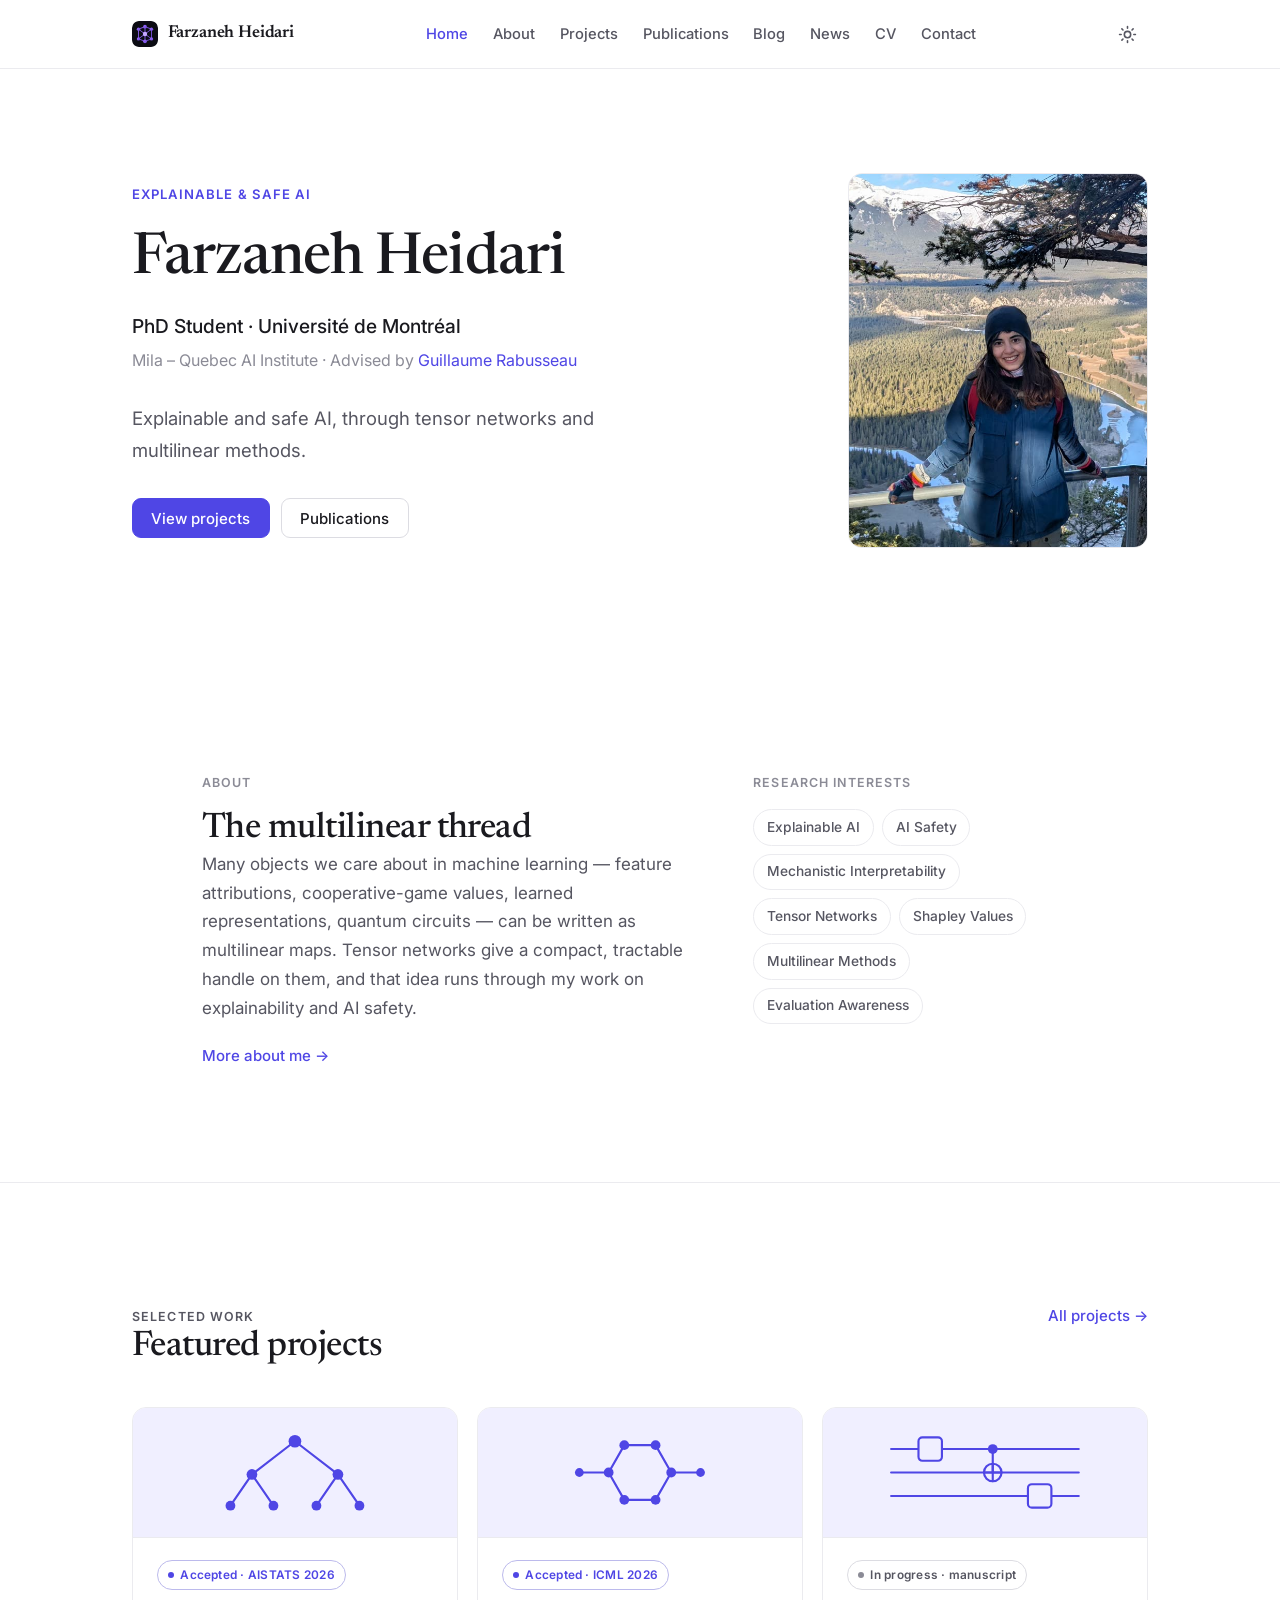
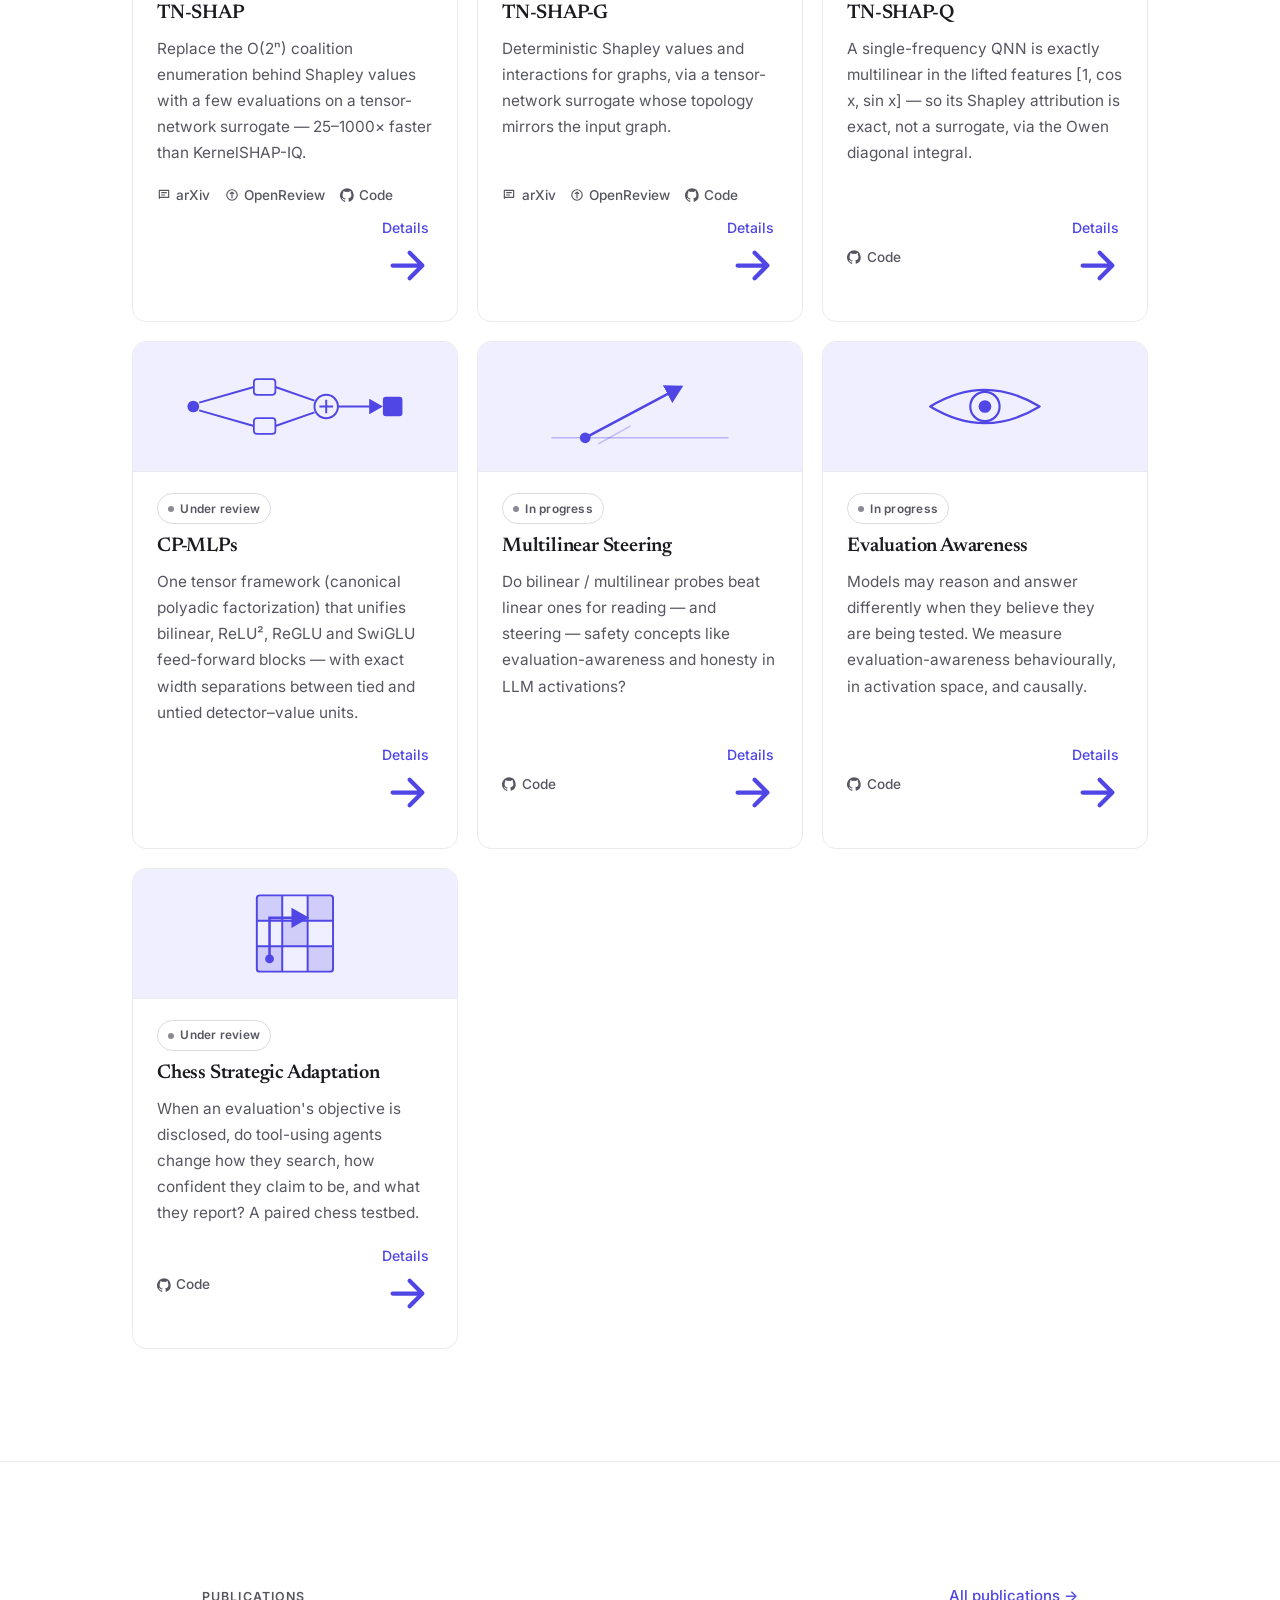
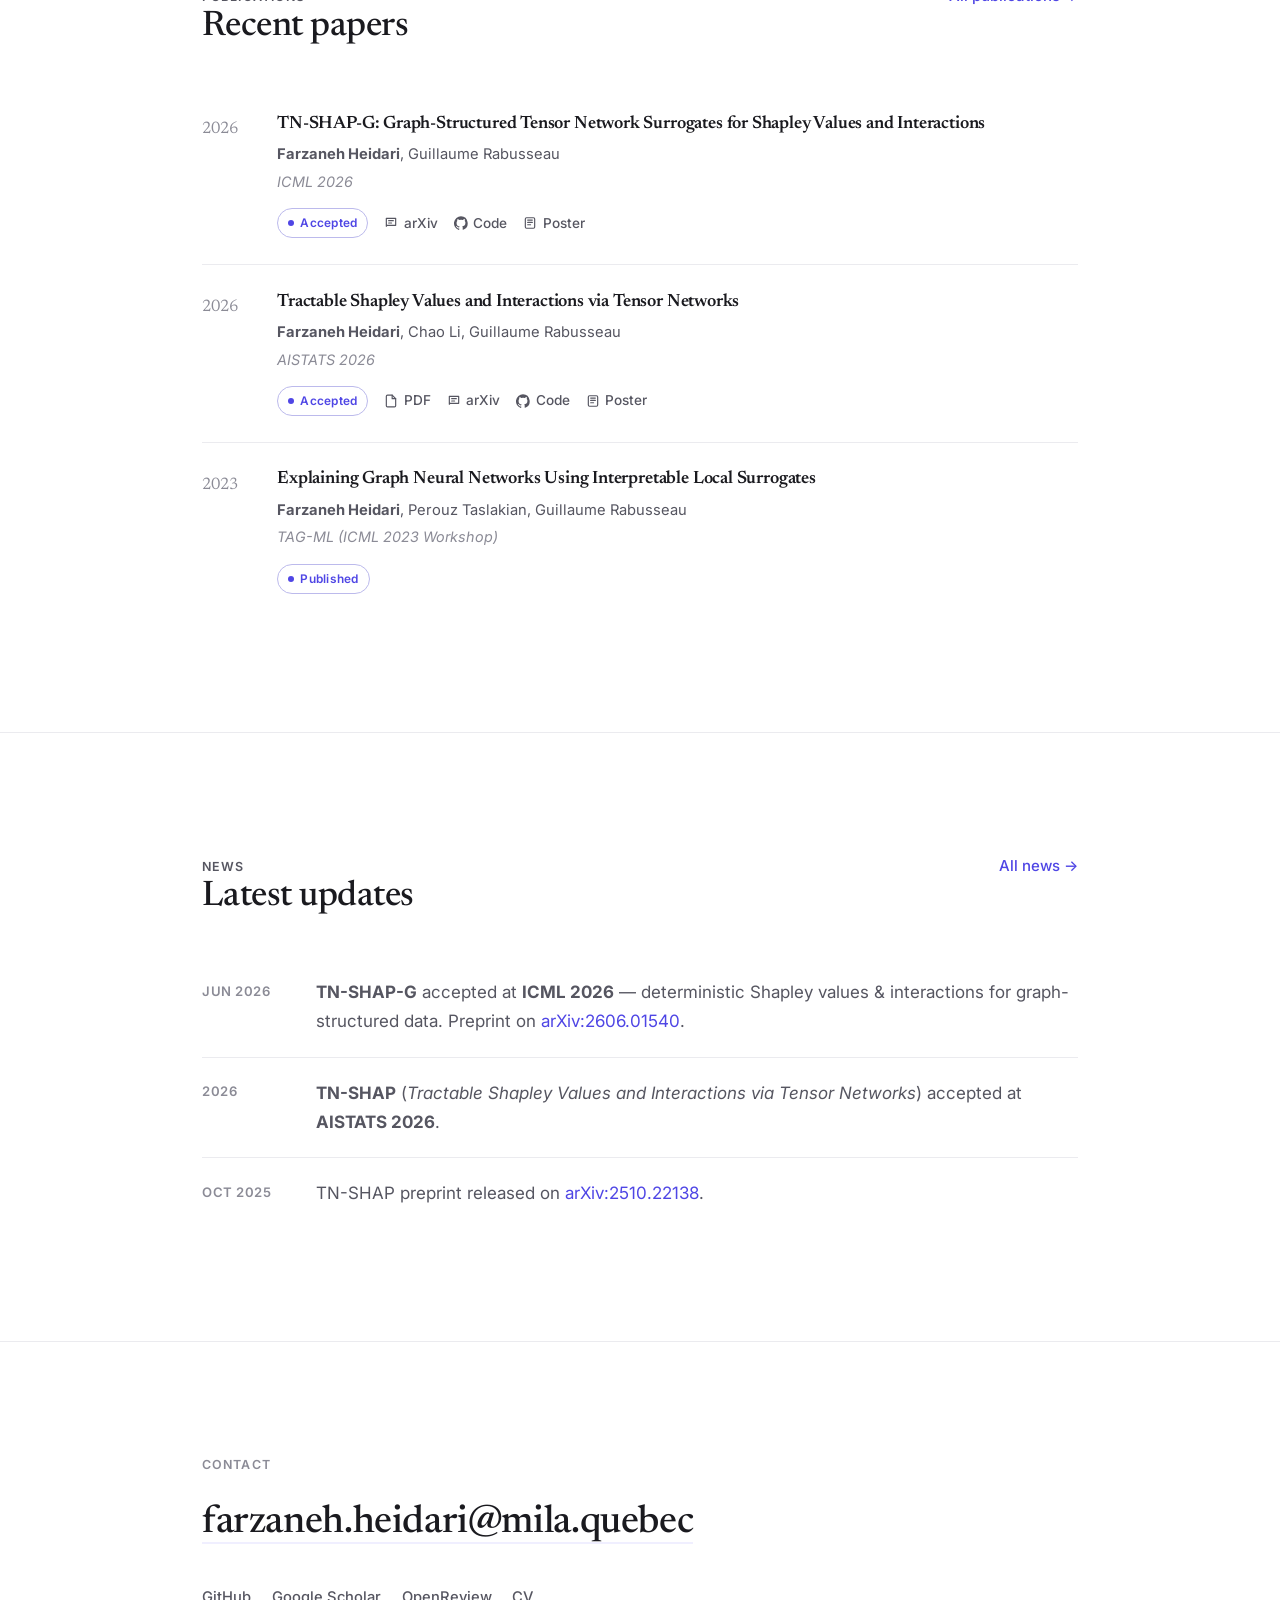
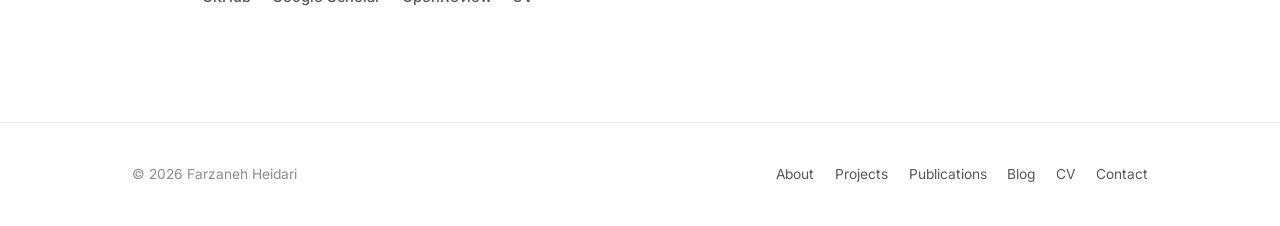
<file: index.html>
<!DOCTYPE html>
<html lang="en">
<head>
  <meta charset="UTF-8" />
  <meta name="viewport" content="width=device-width, initial-scale=1.0" />
  <title>Farzaneh Heidari — PhD Student, Université de Montréal &amp; Mila</title>
  <meta name="description" content="Farzaneh Heidari is a PhD student at Université de Montréal and Mila working on explainable AI, AI safety, mechanistic interpretability, tensor networks, and Shapley values." />
  <meta name="author" content="Farzaneh Heidari" />
  <link rel="canonical" href="https://farzana0.github.io/" />

  <meta property="og:type" content="website" />
  <meta property="og:title" content="Farzaneh Heidari — PhD Student, Université de Montréal &amp; Mila" />
  <meta property="og:description" content="Explainable AI · AI Safety · Mechanistic Interpretability · Tensor Networks · Shapley Values · Multilinear Methods." />
  <meta property="og:url" content="https://farzana0.github.io/" />
  <meta property="og:image" content="https://farzana0.github.io/assets/img/og-image.svg" />
  <meta name="twitter:card" content="summary_large_image" />
  <meta name="twitter:title" content="Farzaneh Heidari" />
  <meta name="twitter:description" content="PhD student — explainable AI, tensor networks, Shapley values, AI safety." />
  <meta name="twitter:image" content="https://farzana0.github.io/assets/img/og-image.svg" />

  <link rel="icon" type="image/svg+xml" href="assets/img/favicon.svg" />
  <link rel="preconnect" href="https://fonts.googleapis.com" />
  <link rel="preconnect" href="https://fonts.gstatic.com" crossorigin />
  <link href="https://fonts.googleapis.com/css2?family=Inter:wght@400;500;600&family=Newsreader:opsz,wght@6..72,400;6..72,500;6..72,600&display=swap" rel="stylesheet" />
  <link rel="stylesheet" href="assets/css/style.css" />

  <script type="application/ld+json">
  {
    "@context": "https://schema.org",
    "@type": "Person",
    "name": "Farzaneh Heidari",
    "jobTitle": "PhD Student",
    "affiliation": ["Université de Montréal", "Mila – Quebec AI Institute"],
    "url": "https://farzana0.github.io/",
    "sameAs": [
      "https://github.com/farzana0",
      "https://scholar.google.ca/citations?user=YQcX-lwAAAAJ&hl=en",
      "https://openreview.net/profile?id=~Farzaneh_Heidari2",
      "https://dblp.org/pid/231/1013.html"
    ],
    "knowsAbout": ["Explainable AI", "Tensor Networks", "Shapley Values", "AI Safety", "Mechanistic Interpretability"]
  }
  </script>
</head>
<body>
  <header class="site-header">
    <nav class="nav" aria-label="Primary">
      <a class="brand" href="index.html"><img class="mark" src="assets/img/favicon.svg" alt="" width="26" height="26" />Farzaneh Heidari</a>
      <ul class="nav-links" id="nav-links">
        <li><a href="index.html">Home</a></li>
        <li><a href="about.html">About</a></li>
        <li><a href="projects.html" data-match="project">Projects</a></li>
        <li><a href="publications.html">Publications</a></li>
        <li><a href="blog.html" data-match="blog">Blog</a></li>
        <li><a href="news.html">News</a></li>
        <li><a href="cv.html">CV</a></li>
        <li><a href="contact.html">Contact</a></li>
      </ul>
      <div class="nav-right">
        <button class="icon-btn theme-toggle" data-theme-toggle aria-label="Toggle dark mode">
          <svg class="sun" viewBox="0 0 24 24" fill="none" stroke="currentColor" stroke-width="2" stroke-linecap="round"><circle cx="12" cy="12" r="4"/><path d="M12 2v2M12 20v2M4.9 4.9l1.4 1.4M17.7 17.7l1.4 1.4M2 12h2M20 12h2M4.9 19.1l1.4-1.4M17.7 6.3l1.4-1.4"/></svg>
          <svg class="moon" viewBox="0 0 24 24" fill="currentColor"><path d="M21 12.8A9 9 0 1 1 11.2 3a7 7 0 0 0 9.8 9.8Z"/></svg>
        </button>
        <button class="icon-btn nav-toggle" data-nav-toggle aria-label="Menu" aria-expanded="false" aria-controls="nav-links">
          <svg viewBox="0 0 24 24" fill="none" stroke="currentColor" stroke-width="2" stroke-linecap="round"><path d="M4 6h16M4 12h16M4 18h16"/></svg>
        </button>
      </div>
    </nav>
  </header>

  <main>
    <!-- HERO -->
    <section class="hero">
      <div class="container container--wide">
        <div class="hero-layout">
          <div>
            <p class="hero-eyebrow">Explainable &amp; Safe AI</p>
            <h1>Farzaneh Heidari</h1>
            <p class="role">PhD Student · Université de Montréal</p>
            <p class="affil">Mila – Quebec AI Institute · Advised by <a href="https://mila.quebec/en/directory/guillaume-rabusseau">Guillaume Rabusseau</a></p>
            <p class="lede">Explainable and safe AI, through tensor networks and multilinear methods.</p>
            <div class="hero-actions">
              <a class="btn btn--primary" href="projects.html">View projects</a>
              <a class="btn" href="publications.html">Publications</a>
            </div>
          </div>
          <div class="hero-portrait">
            <div class="frame">
              <img src="assets/img/profile.jpg" alt="Farzaneh Heidari" width="300" height="375"
                   onerror="this.parentNode.innerHTML='&lt;div class=\'portrait-fallback\'&gt;FH&lt;/div&gt;';" />
            </div>
          </div>
        </div>
      </div>
    </section>

    <!-- ABOUT + INTERESTS -->
    <section class="section">
      <div class="container">
        <div class="split">
          <div class="reveal">
            <p class="kicker">About</p>
            <h2>The multilinear thread</h2>
            <p class="muted">Many objects we care about in machine learning — feature attributions, cooperative-game values, learned representations, quantum circuits — can be written as multilinear maps. Tensor networks give a compact, tractable handle on them, and that idea runs through my work on explainability and AI safety.</p>
            <a class="textlink" href="about.html">More about me →</a>
          </div>
          <div class="reveal info-block">
            <p class="kicker">Research interests</p>
            <ul class="chips" id="interests"></ul>
          </div>
        </div>
      </div>
    </section>

    <!-- FEATURED PROJECTS -->
    <section class="section">
      <div class="container container--wide">
        <div class="section-head reveal">
          <div class="head-row">
            <div>
              <p class="kicker">Selected work</p>
              <h2>Featured projects</h2>
            </div>
            <a class="textlink" href="projects.html">All projects →</a>
          </div>
        </div>
        <div class="card-grid" id="featured-projects"></div>
      </div>
    </section>

    <!-- SELECTED PUBLICATIONS -->
    <section class="section">
      <div class="container">
        <div class="section-head reveal">
          <div class="head-row">
            <div>
              <p class="kicker">Publications</p>
              <h2>Recent papers</h2>
            </div>
            <a class="textlink" href="publications.html">All publications →</a>
          </div>
        </div>
        <div class="pub-list" id="selected-pubs"></div>
      </div>
    </section>

    <!-- NEWS -->
    <section class="section">
      <div class="container">
        <div class="section-head reveal">
          <div class="head-row">
            <div>
              <p class="kicker">News</p>
              <h2>Latest updates</h2>
            </div>
            <a class="textlink" href="news.html">All news →</a>
          </div>
        </div>
        <div class="timeline" id="news-timeline"></div>
      </div>
    </section>

    <!-- CONTACT -->
    <section class="section">
      <div class="container reveal">
        <p class="kicker">Contact</p>
        <p class="contact-lead"><a href="mailto:farzaneh.heidari@mila.quebec">farzaneh.heidari@mila.quebec</a></p>
        <div class="social-row mt-3">
          <a href="https://github.com/farzana0" target="_blank" rel="noopener">GitHub</a>
          <a href="https://scholar.google.ca/citations?user=YQcX-lwAAAAJ&hl=en" target="_blank" rel="noopener">Google Scholar</a>
          <a href="https://openreview.net/profile?id=~Farzaneh_Heidari2" target="_blank" rel="noopener">OpenReview</a>
          <a href="cv.html">CV</a>
        </div>
      </div>
    </section>
  </main>

  <footer class="site-footer">
    <div class="footer-inner">
      <p>© <span id="year"></span> Farzaneh Heidari</p>
      <nav class="footer-nav" aria-label="Footer">
        <a href="about.html">About</a><a href="projects.html">Projects</a><a href="publications.html">Publications</a><a href="blog.html">Blog</a><a href="cv.html">CV</a><a href="contact.html">Contact</a>
      </nav>
    </div>
  </footer>

  <script src="assets/data/site.js"></script>
  <script src="assets/js/main.js"></script>
  <script src="assets/js/render.js"></script>
  <script>
    document.getElementById("year").textContent = new Date().getFullYear();
    Render.interests("interests");
    Render.projects("featured-projects", { featured: true });
    Render.selectedPublications("selected-pubs", 3);
    Render.news("news-timeline", 3);
  </script>
</body>
</html>
</file>
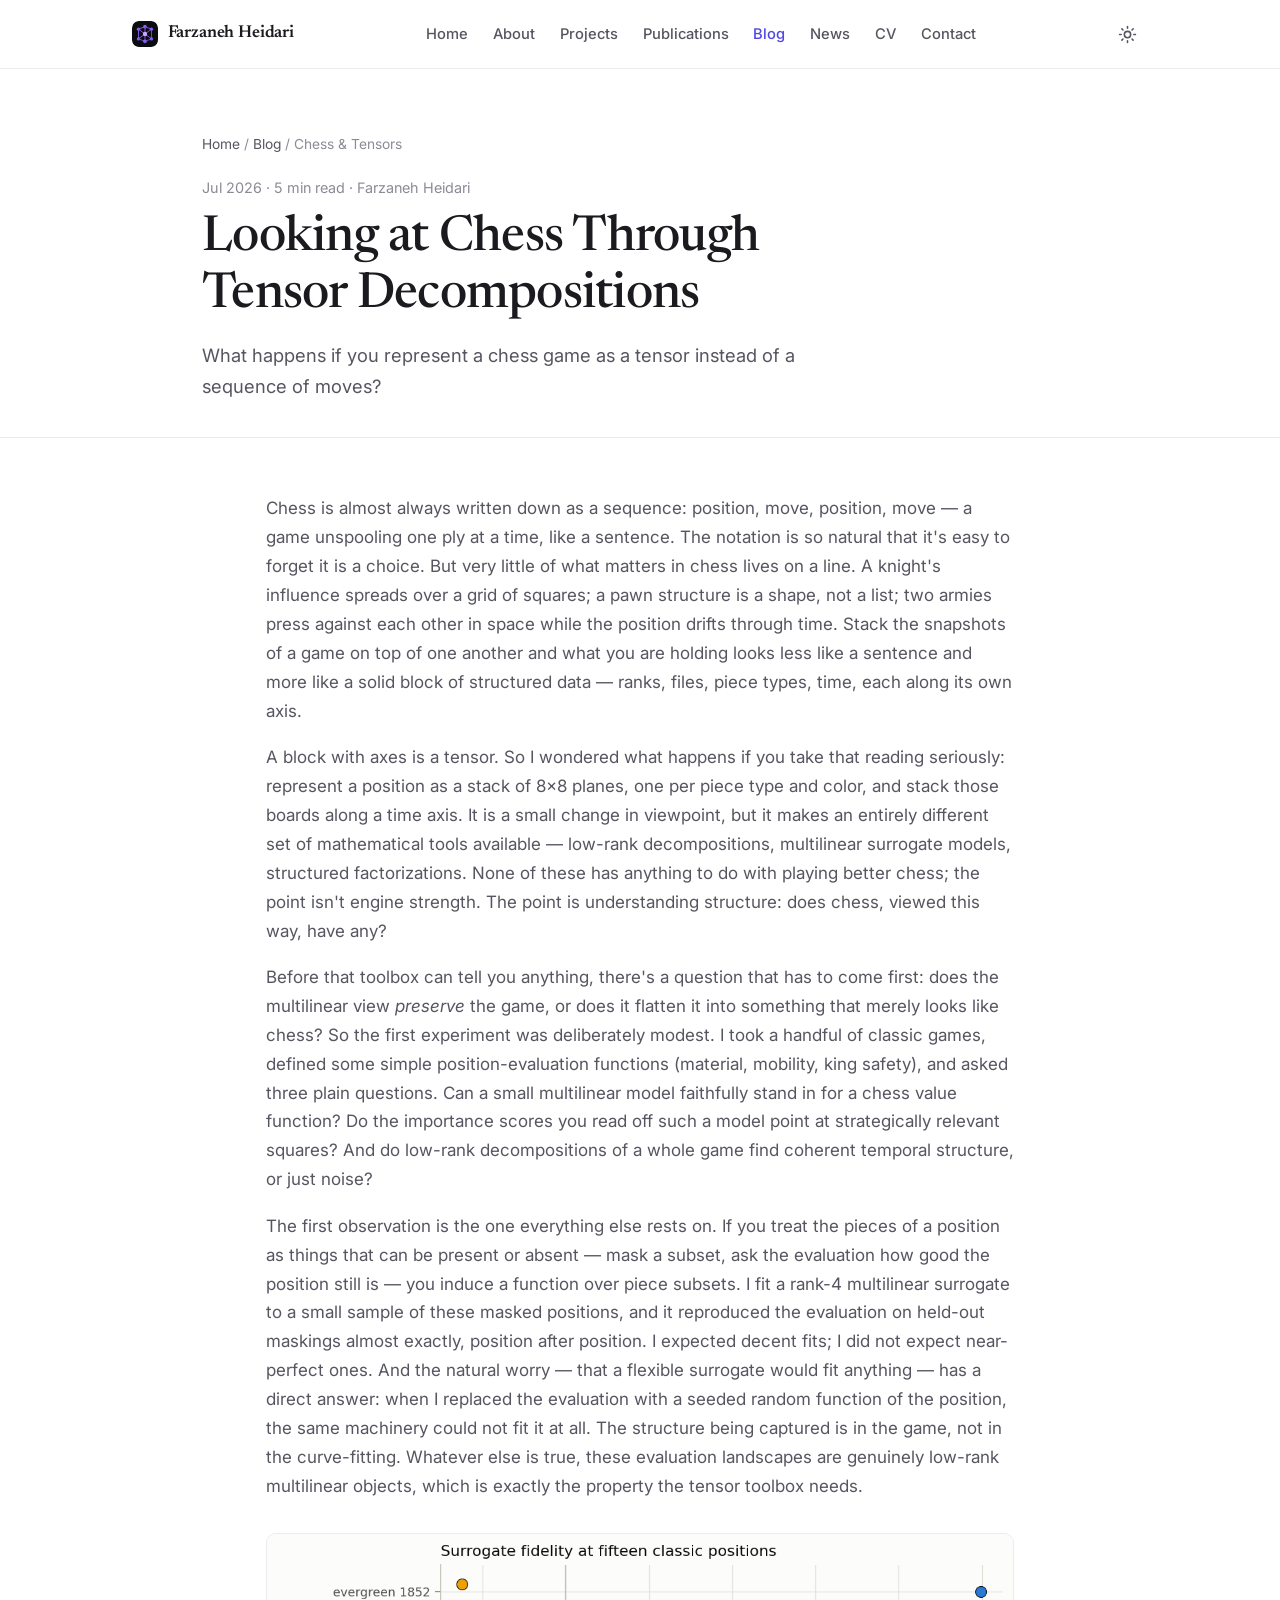
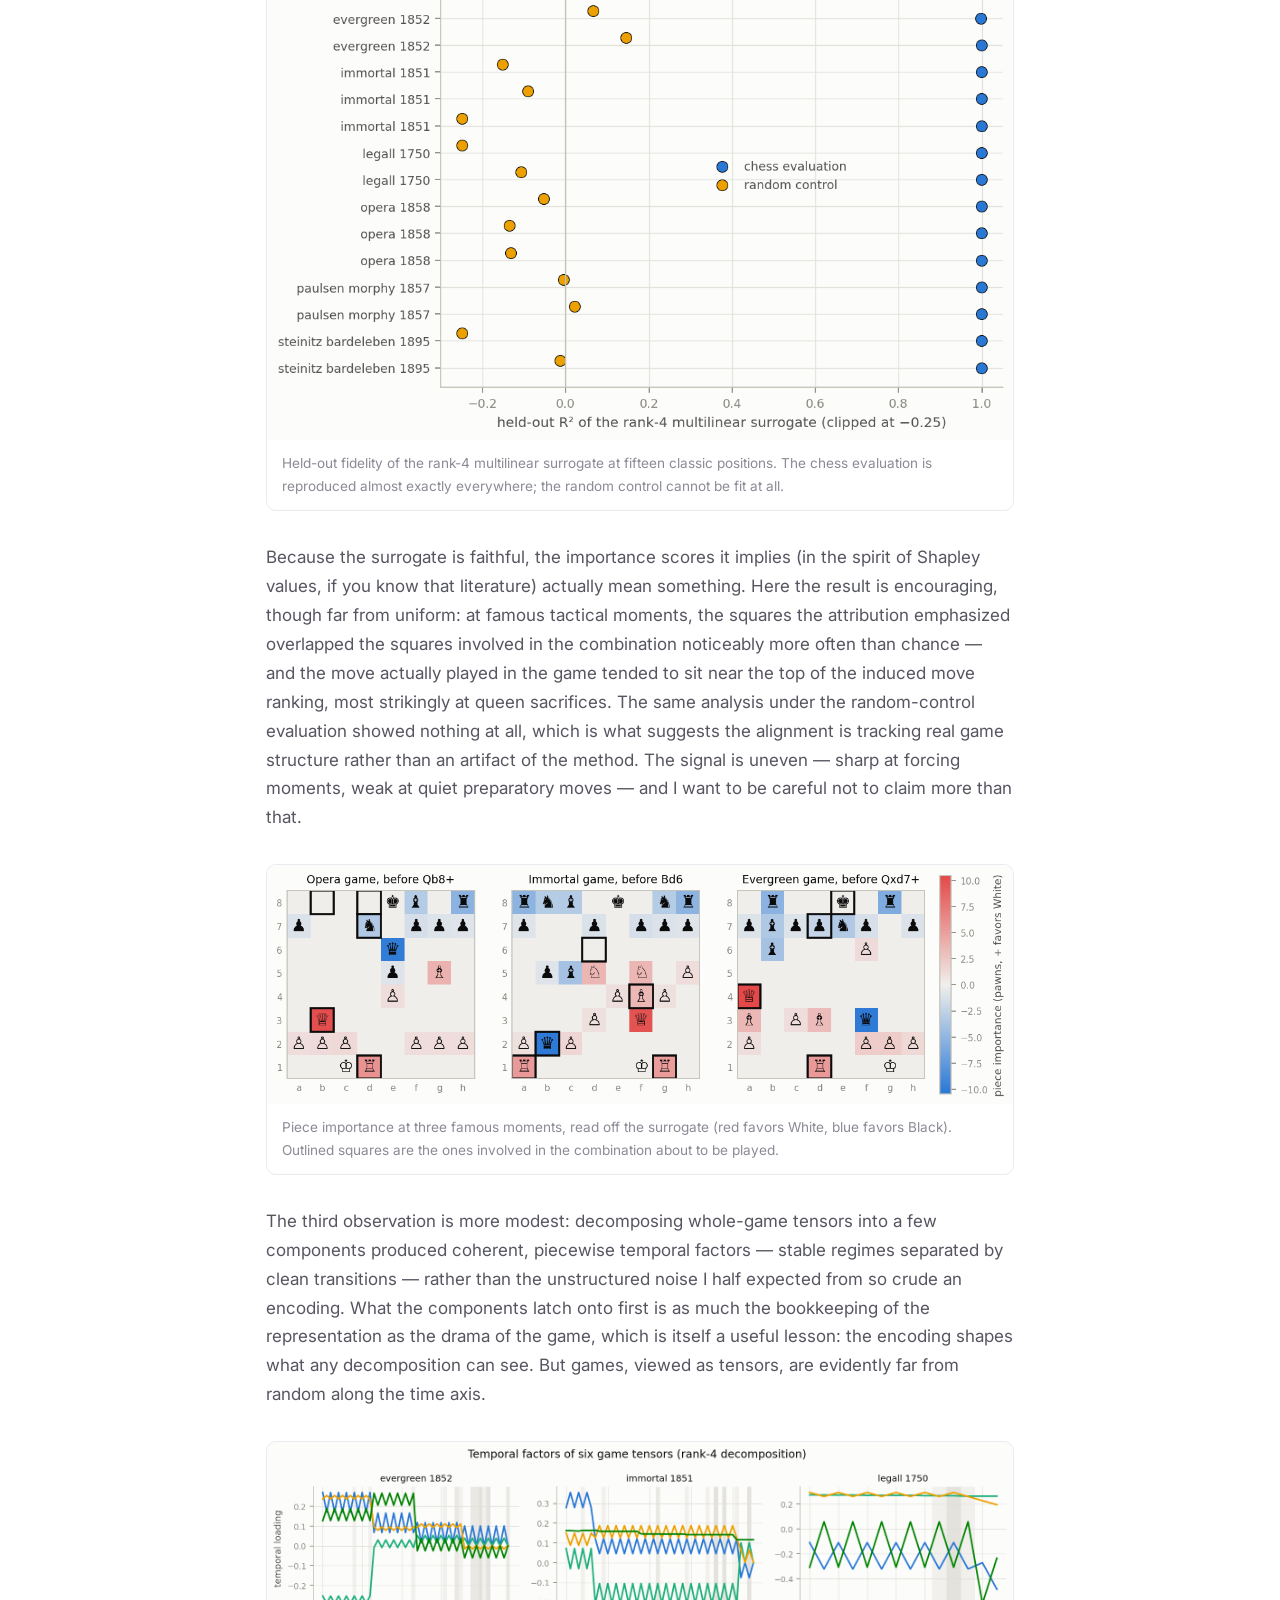
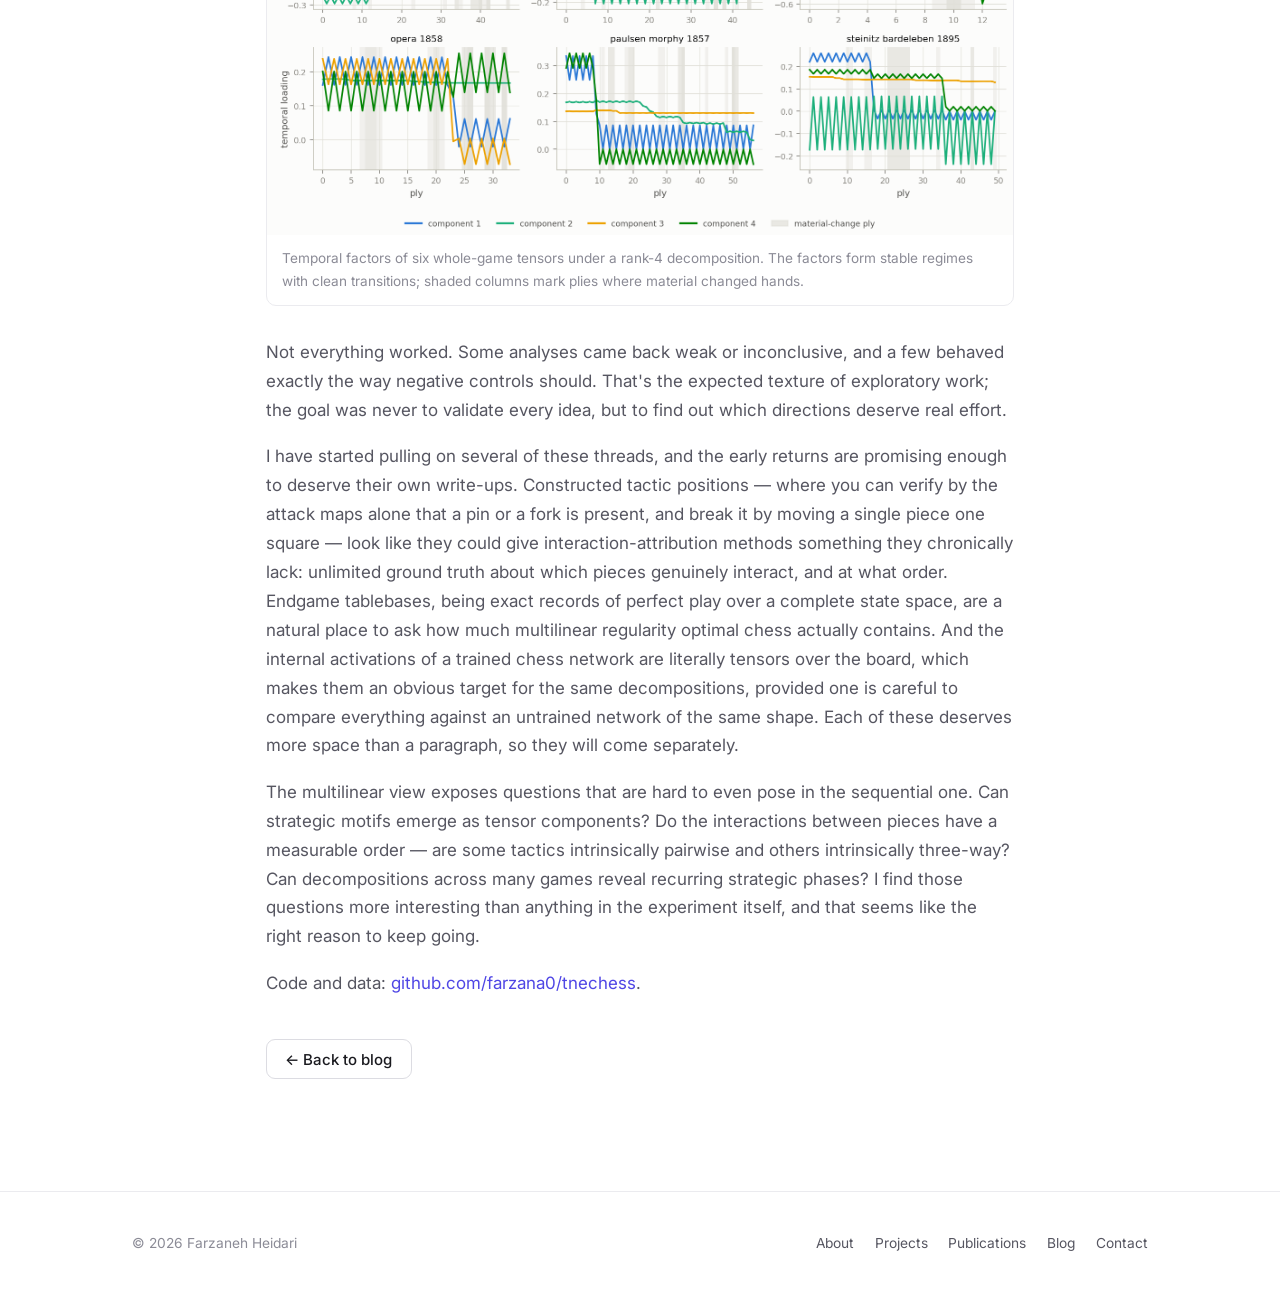
<file: blog/tenchess/index.html>
<!DOCTYPE html>
<html lang="en">
<head>
  <meta charset="UTF-8" />
  <meta name="viewport" content="width=device-width, initial-scale=1.0" />
  <title>Looking at Chess Through Tensor Decompositions — Farzaneh Heidari</title>
  <meta name="description" content="What happens if you represent a chess game as a tensor instead of a sequence of moves? A short research note on multilinear structure in chess: faithful low-rank surrogates, attributions that track real game structure, and coherent temporal factors." />
  <meta name="author" content="Farzaneh Heidari" />
  <link rel="canonical" href="https://farzana0.github.io/blog/tenchess/" />

  <meta property="og:type" content="article" />
  <meta property="og:title" content="Looking at Chess Through Tensor Decompositions" />
  <meta property="og:description" content="What happens if you represent a chess game as a tensor instead of a sequence of moves?" />
  <meta property="og:url" content="https://farzana0.github.io/blog/tenchess/" />
  <meta property="og:image" content="https://farzana0.github.io/assets/img/og-image.svg" />
  <meta property="article:author" content="Farzaneh Heidari" />
  <meta name="twitter:card" content="summary_large_image" />
  <meta name="twitter:title" content="Looking at Chess Through Tensor Decompositions" />
  <meta name="twitter:description" content="What happens if you represent a chess game as a tensor instead of a sequence of moves?" />
  <meta name="twitter:image" content="https://farzana0.github.io/assets/img/og-image.svg" />

  <link rel="icon" type="image/svg+xml" href="/assets/img/favicon.svg" />
  <link rel="preconnect" href="https://fonts.googleapis.com" />
  <link rel="preconnect" href="https://fonts.gstatic.com" crossorigin />
  <link href="https://fonts.googleapis.com/css2?family=Inter:wght@400;500;600&family=Newsreader:opsz,wght@6..72,400;6..72,500;6..72,600&display=swap" rel="stylesheet" />
  <link rel="stylesheet" href="/assets/css/style.css" />

  <script type="application/ld+json">
  {
    "@context": "https://schema.org",
    "@type": "BlogPosting",
    "headline": "Looking at Chess Through Tensor Decompositions",
    "author": { "@type": "Person", "name": "Farzaneh Heidari", "url": "https://farzana0.github.io/" },
    "datePublished": "2026-07",
    "url": "https://farzana0.github.io/blog/tenchess/",
    "keywords": ["chess", "tensor decompositions", "multilinear models", "interpretability"]
  }
  </script>
</head>
<body>
  <header class="site-header">
    <nav class="nav" aria-label="Primary">
      <a class="brand" href="/index.html"><img class="mark" src="/assets/img/favicon.svg" alt="" width="26" height="26" />Farzaneh Heidari</a>
      <ul class="nav-links" id="nav-links">
        <li><a href="/index.html">Home</a></li>
        <li><a href="/about.html">About</a></li>
        <li><a href="/projects.html" data-match="project">Projects</a></li>
        <li><a href="/publications.html">Publications</a></li>
        <li><a href="/blog.html" data-match="blog">Blog</a></li>
        <li><a href="/news.html">News</a></li>
        <li><a href="/cv.html">CV</a></li>
        <li><a href="/contact.html">Contact</a></li>
      </ul>
      <div class="nav-right">
        <button class="icon-btn theme-toggle" data-theme-toggle aria-label="Toggle dark mode">
          <svg class="sun" viewBox="0 0 24 24" fill="none" stroke="currentColor" stroke-width="2" stroke-linecap="round"><circle cx="12" cy="12" r="4"/><path d="M12 2v2M12 20v2M4.9 4.9l1.4 1.4M17.7 17.7l1.4 1.4M2 12h2M20 12h2M4.9 19.1l1.4-1.4M17.7 6.3l1.4-1.4"/></svg>
          <svg class="moon" viewBox="0 0 24 24" fill="currentColor"><path d="M21 12.8A9 9 0 1 1 11.2 3a7 7 0 0 0 9.8 9.8Z"/></svg>
        </button>
        <button class="icon-btn nav-toggle" data-nav-toggle aria-label="Menu" aria-expanded="false" aria-controls="nav-links">
          <svg viewBox="0 0 24 24" fill="none" stroke="currentColor" stroke-width="2" stroke-linecap="round"><path d="M4 6h16M4 12h16M4 18h16"/></svg>
        </button>
      </div>
    </nav>
  </header>

  <main>
    <article>
      <header class="post-hero">
        <div class="container">
          <nav class="breadcrumb"><a href="/index.html">Home</a> / <a href="/blog.html">Blog</a> / Chess &amp; Tensors</nav>
          <div class="post-meta">Jul 2026 · 5 min read · Farzaneh Heidari</div>
          <h1>Looking at Chess Through Tensor Decompositions</h1>
          <p class="dek">What happens if you represent a chess game as a tensor instead of a sequence of moves?</p>
        </div>
      </header>

      <div class="post-body">
        <div class="container">
          <div class="prose">

            <p>Chess is almost always written down as a sequence: position, move, position, move — a game unspooling one ply at a time, like a sentence. The notation is so natural that it's easy to forget it is a choice. But very little of what matters in chess lives on a line. A knight's influence spreads over a grid of squares; a pawn structure is a shape, not a list; two armies press against each other in space while the position drifts through time. Stack the snapshots of a game on top of one another and what you are holding looks less like a sentence and more like a solid block of structured data — ranks, files, piece types, time, each along its own axis.</p>

            <p>A block with axes is a tensor. So I wondered what happens if you take that reading seriously: represent a position as a stack of 8×8 planes, one per piece type and color, and stack those boards along a time axis. It is a small change in viewpoint, but it makes an entirely different set of mathematical tools available — low-rank decompositions, multilinear surrogate models, structured factorizations. None of these has anything to do with playing better chess; the point isn't engine strength. The point is understanding structure: does chess, viewed this way, have any?</p>

            <p>Before that toolbox can tell you anything, there's a question that has to come first: does the multilinear view <em>preserve</em> the game, or does it flatten it into something that merely looks like chess? So the first experiment was deliberately modest. I took a handful of classic games, defined some simple position-evaluation functions (material, mobility, king safety), and asked three plain questions. Can a small multilinear model faithfully stand in for a chess value function? Do the importance scores you read off such a model point at strategically relevant squares? And do low-rank decompositions of a whole game find coherent temporal structure, or just noise?</p>

            <p>The first observation is the one everything else rests on. If you treat the pieces of a position as things that can be present or absent — mask a subset, ask the evaluation how good the position still is — you induce a function over piece subsets. I fit a rank-4 multilinear surrogate to a small sample of these masked positions, and it reproduced the evaluation on held-out maskings almost exactly, position after position. I expected decent fits; I did not expect near-perfect ones. And the natural worry — that a flexible surrogate would fit anything — has a direct answer: when I replaced the evaluation with a seeded random function of the position, the same machinery could not fit it at all. The structure being captured is in the game, not in the curve-fitting. Whatever else is true, these evaluation landscapes are genuinely low-rank multilinear objects, which is exactly the property the tensor toolbox needs.</p>

            <figure>
              <img src="/assets/img/blog/tenchess_fidelity.png" alt="Dot plot of held-out R-squared: near 1.0 for the chess evaluation at all fifteen positions, near zero for the random control." loading="lazy" />
              <figcaption>Held-out fidelity of the rank-4 multilinear surrogate at fifteen classic positions. The chess evaluation is reproduced almost exactly everywhere; the random control cannot be fit at all.</figcaption>
            </figure>

            <p>Because the surrogate is faithful, the importance scores it implies (in the spirit of Shapley values, if you know that literature) actually mean something. Here the result is encouraging, though far from uniform: at famous tactical moments, the squares the attribution emphasized overlapped the squares involved in the combination noticeably more often than chance — and the move actually played in the game tended to sit near the top of the induced move ranking, most strikingly at queen sacrifices. The same analysis under the random-control evaluation showed nothing at all, which is what suggests the alignment is tracking real game structure rather than an artifact of the method. The signal is uneven — sharp at forcing moments, weak at quiet preparatory moves — and I want to be careful not to claim more than that.</p>

            <figure>
              <img src="/assets/img/blog/tenchess_boards.png" alt="Three chess boards with red-blue heatmaps of piece importance; outlined squares mark the squares involved in each combination." loading="lazy" />
              <figcaption>Piece importance at three famous moments, read off the surrogate (red favors White, blue favors Black). Outlined squares are the ones involved in the combination about to be played.</figcaption>
            </figure>

            <p>The third observation is more modest: decomposing whole-game tensors into a few components produced coherent, piecewise temporal factors — stable regimes separated by clean transitions — rather than the unstructured noise I half expected from so crude an encoding. What the components latch onto first is as much the bookkeeping of the representation as the drama of the game, which is itself a useful lesson: the encoding shapes what any decomposition can see. But games, viewed as tensors, are evidently far from random along the time axis.</p>

            <figure>
              <img src="/assets/img/blog/tenchess_temporal.png" alt="Six panels of temporal factor curves, one per game, showing stable regimes separated by clean transitions, with material-change plies shaded." loading="lazy" />
              <figcaption>Temporal factors of six whole-game tensors under a rank-4 decomposition. The factors form stable regimes with clean transitions; shaded columns mark plies where material changed hands.</figcaption>
            </figure>

            <p>Not everything worked. Some analyses came back weak or inconclusive, and a few behaved exactly the way negative controls should. That's the expected texture of exploratory work; the goal was never to validate every idea, but to find out which directions deserve real effort.</p>

            <p>I have started pulling on several of these threads, and the early returns are promising enough to deserve their own write-ups. Constructed tactic positions — where you can verify by the attack maps alone that a pin or a fork is present, and break it by moving a single piece one square — look like they could give interaction-attribution methods something they chronically lack: unlimited ground truth about which pieces genuinely interact, and at what order. Endgame tablebases, being exact records of perfect play over a complete state space, are a natural place to ask how much multilinear regularity optimal chess actually contains. And the internal activations of a trained chess network are literally tensors over the board, which makes them an obvious target for the same decompositions, provided one is careful to compare everything against an untrained network of the same shape. Each of these deserves more space than a paragraph, so they will come separately.</p>

            <p>The multilinear view exposes questions that are hard to even pose in the sequential one. Can strategic motifs emerge as tensor components? Do the interactions between pieces have a measurable order — are some tactics intrinsically pairwise and others intrinsically three-way? Can decompositions across many games reveal recurring strategic phases? I find those questions more interesting than anything in the experiment itself, and that seems like the right reason to keep going.</p>

            <p class="muted">Code and data: <a href="https://github.com/farzana0/tnechess">github.com/farzana0/tnechess</a>.</p>

            <div class="mt-4"><a class="btn btn--ghost" href="/blog.html">← Back to blog</a></div>
          </div>
        </div>
      </div>
    </article>
  </main>

  <footer class="site-footer">
    <div class="footer-inner">
      <p>© <span id="year"></span> Farzaneh Heidari</p>
      <nav class="footer-nav" aria-label="Footer">
        <a href="/about.html">About</a><a href="/projects.html">Projects</a><a href="/publications.html">Publications</a><a href="/blog.html">Blog</a><a href="/contact.html">Contact</a>
      </nav>
    </div>
  </footer>

  <script src="/assets/js/main.js"></script>
  <script>document.getElementById("year").textContent = new Date().getFullYear();</script>
</body>
</html>
</file>
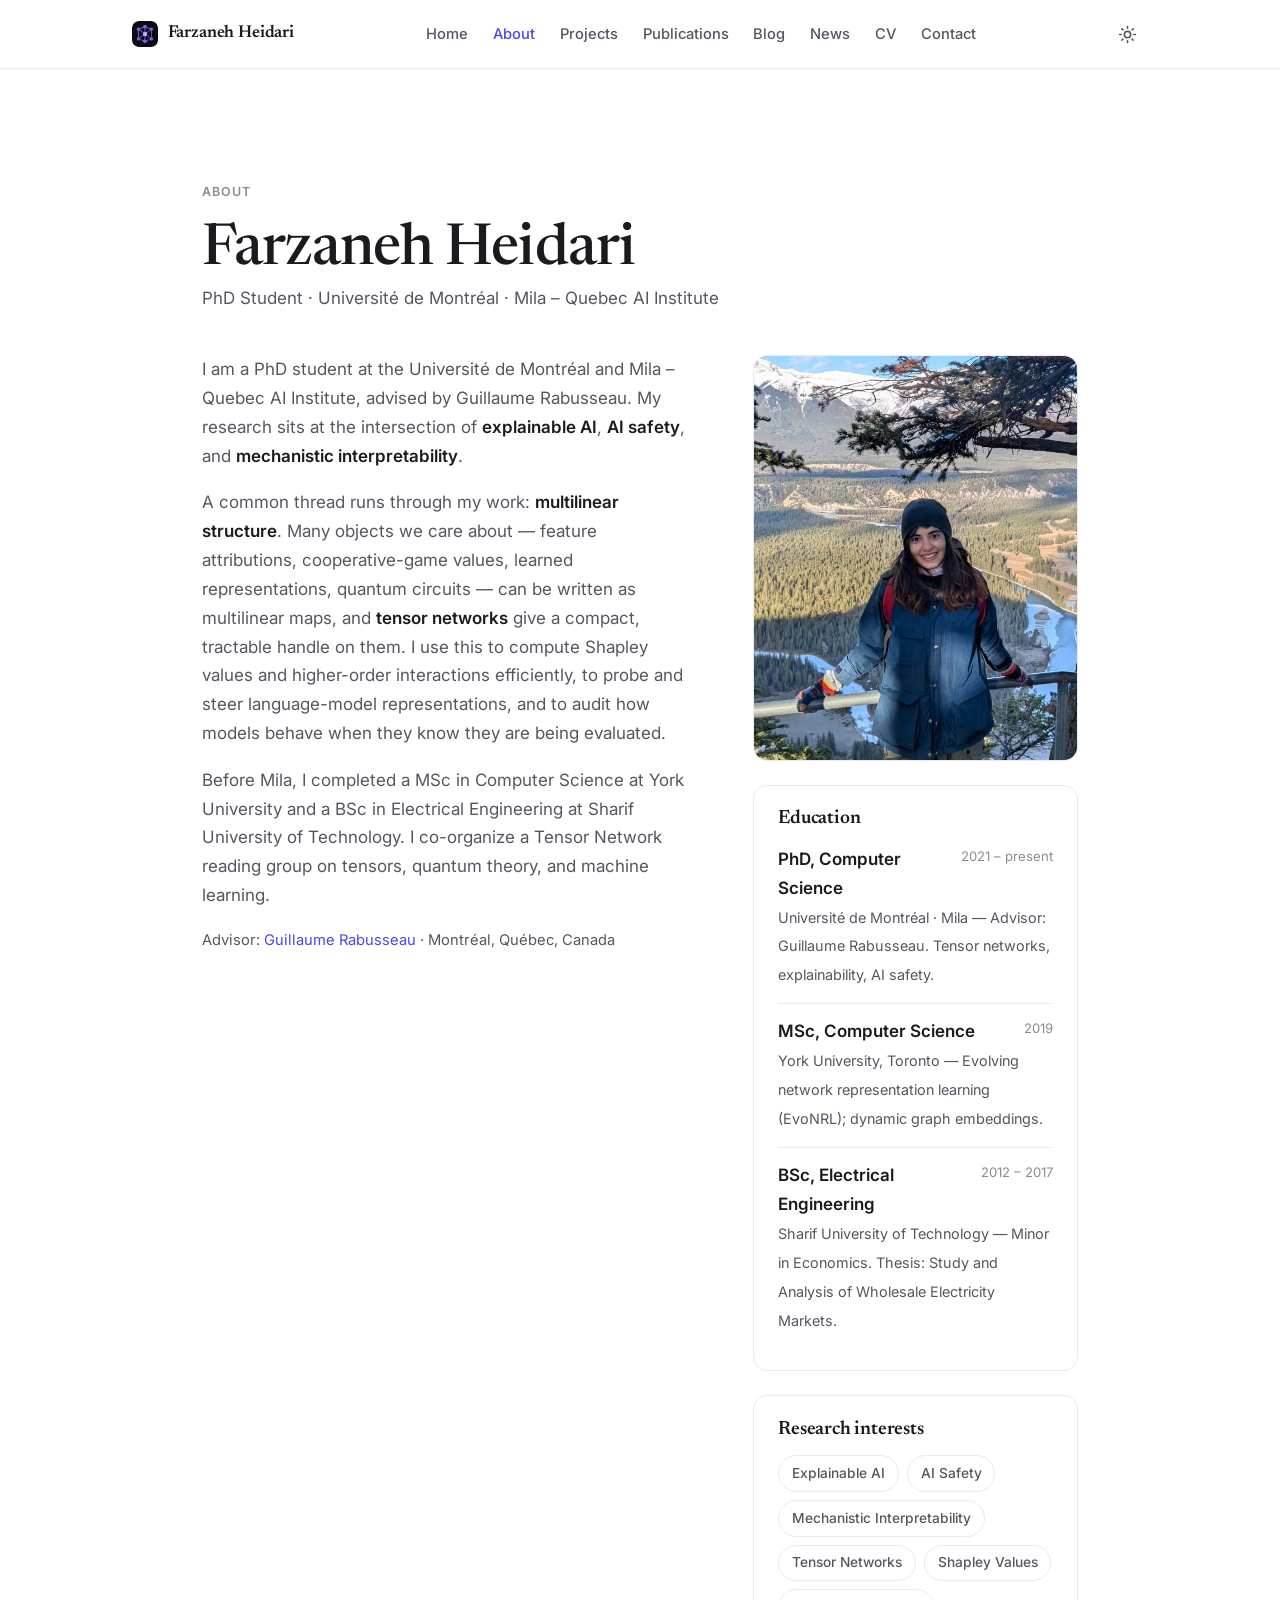
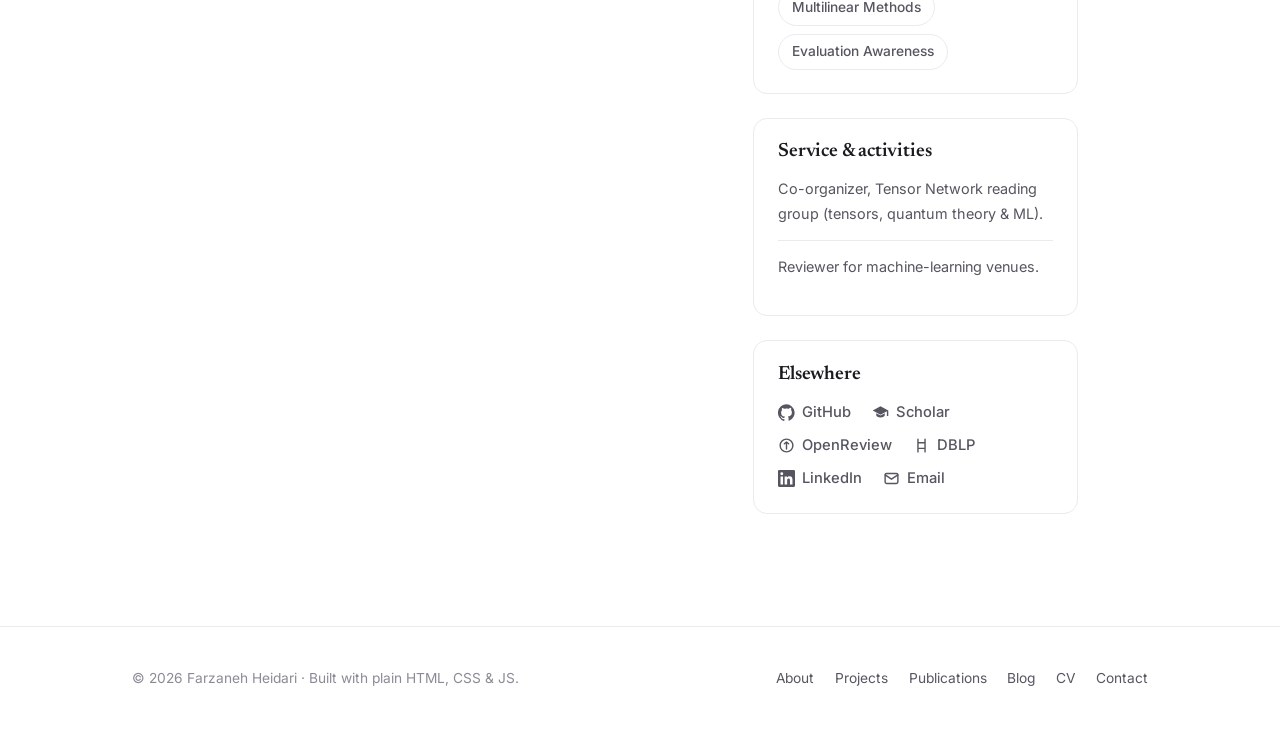
<file: about.html>
<!DOCTYPE html>
<html lang="en">
<head>
  <meta charset="UTF-8" />
  <meta name="viewport" content="width=device-width, initial-scale=1.0" />
  <title>About — Farzaneh Heidari</title>
  <meta name="description" content="About Farzaneh Heidari — PhD student at Université de Montréal and Mila working on explainable AI, tensor networks, Shapley values, and AI safety. Education, interests, and service." />
  <link rel="canonical" href="https://farzana0.github.io/about.html" />
  <meta property="og:type" content="profile" />
  <meta property="og:title" content="About — Farzaneh Heidari" />
  <meta property="og:description" content="PhD student — explainable AI, tensor networks, Shapley values, AI safety." />
  <meta property="og:url" content="https://farzana0.github.io/about.html" />
  <meta property="og:image" content="https://farzana0.github.io/assets/img/og-image.svg" />
  <meta name="twitter:card" content="summary_large_image" />
  <link rel="icon" type="image/svg+xml" href="assets/img/favicon.svg" />
  <link rel="preconnect" href="https://fonts.googleapis.com" />
  <link rel="preconnect" href="https://fonts.gstatic.com" crossorigin />
  <link href="https://fonts.googleapis.com/css2?family=Inter:wght@400;500;600&family=Newsreader:opsz,wght@6..72,400;6..72,500;6..72,600&display=swap" rel="stylesheet" />
  <link rel="stylesheet" href="assets/css/style.css" />
</head>
<body>
  <header class="site-header">
    <nav class="nav" aria-label="Primary">
      <a class="brand" href="index.html"><img class="mark" src="assets/img/favicon.svg" alt="" width="30" height="30" />Farzaneh Heidari</a>
      <ul class="nav-links" id="nav-links">
        <li><a href="index.html">Home</a></li>
        <li><a href="about.html">About</a></li>
        <li><a href="projects.html" data-match="project">Projects</a></li>
        <li><a href="publications.html">Publications</a></li>
        <li><a href="blog.html" data-match="blog">Blog</a></li>
        <li><a href="news.html">News</a></li>
        <li><a href="cv.html">CV</a></li>
        <li><a href="contact.html">Contact</a></li>
      </ul>
      <div class="nav-right">
        <button class="icon-btn theme-toggle" data-theme-toggle aria-label="Toggle dark mode">
          <svg class="sun" viewBox="0 0 24 24" fill="none" stroke="currentColor" stroke-width="2" stroke-linecap="round"><circle cx="12" cy="12" r="4"/><path d="M12 2v2M12 20v2M4.9 4.9l1.4 1.4M17.7 17.7l1.4 1.4M2 12h2M20 12h2M4.9 19.1l1.4-1.4M17.7 6.3l1.4-1.4"/></svg>
          <svg class="moon" viewBox="0 0 24 24" fill="currentColor"><path d="M21 12.8A9 9 0 1 1 11.2 3a7 7 0 0 0 9.8 9.8Z"/></svg>
        </button>
        <button class="icon-btn nav-toggle" data-nav-toggle aria-label="Menu" aria-expanded="false" aria-controls="nav-links">
          <svg viewBox="0 0 24 24" fill="none" stroke="currentColor" stroke-width="2" stroke-linecap="round"><path d="M4 6h16M4 12h16M4 18h16"/></svg>
        </button>
      </div>
    </nav>
  </header>

  <main>
    <section class="section">
      <div class="container">
        <div class="kicker reveal">About</div>
        <h1 class="reveal" style="max-width:20ch">Farzaneh Heidari</h1>
        <p class="role reveal" style="color:var(--text-soft)">PhD Student · Université de Montréal · Mila – Quebec AI Institute</p>

        <div class="split mt-4">
          <div class="prose reveal" id="bio"></div>
          <aside class="stack reveal">
            <div class="about-portrait">
              <img src="assets/img/profile.jpg" alt="Farzaneh Heidari"
                   onerror="this.parentNode.innerHTML='&lt;div class=\'portrait-fallback\'&gt;FH&lt;/div&gt;';" />
            </div>
            <div class="info-card">
              <h3>Education</h3>
              <ul class="info-list" id="education"></ul>
            </div>
            <div class="info-card">
              <h3>Research interests</h3>
              <ul class="chips" id="interests" style="margin-top:0.5rem"></ul>
            </div>
            <div class="info-card">
              <h3>Service &amp; activities</h3>
              <ul class="info-list" id="service"></ul>
            </div>
            <div class="info-card">
              <h3>Elsewhere</h3>
              <div class="social-row" id="social" style="margin-top:0.5rem"></div>
            </div>
          </aside>
        </div>
      </div>
    </section>
  </main>

  <footer class="site-footer">
    <div class="footer-inner">
      <p>© <span id="year"></span> Farzaneh Heidari · Built with plain HTML, CSS &amp; JS.</p>
      <nav class="footer-nav" aria-label="Footer">
        <a href="about.html">About</a><a href="projects.html">Projects</a><a href="publications.html">Publications</a><a href="blog.html">Blog</a><a href="cv.html">CV</a><a href="contact.html">Contact</a>
      </nav>
    </div>
  </footer>

  <script src="assets/data/site.js"></script>
  <script src="assets/js/main.js"></script>
  <script src="assets/js/render.js"></script>
  <script>
    document.getElementById("year").textContent = new Date().getFullYear();
    var S = window.SITE, I = window.ICONS;
    // bio
    document.getElementById("bio").innerHTML = S.bio.map(function (p) { return "<p>" + p + "</p>"; }).join("") +
      '<p class="muted" style="font-size:0.92rem">Advisor: <a href="' + S.profile.advisor.url + '">' + S.profile.advisor.name + '</a> · ' + S.profile.location + '</p>';
    // education
    document.getElementById("education").innerHTML = S.education.map(function (e) {
      return '<li><span class="period">' + (e.period || "") + '</span><span class="primary">' + e.degree + '</span><br><span class="secondary">' + e.org + (e.note ? ' — ' + e.note : "") + '</span></li>';
    }).join("");
    // interests
    Render.interests("interests");
    // service
    document.getElementById("service").innerHTML = S.service.map(function (s) { return '<li class="secondary">' + s + '</li>'; }).join("");
    // social
    var L = S.profile.links, social = "";
    function link(url, icon, label) { return url ? '<a href="' + url + '" target="_blank" rel="noopener">' + I[icon] + label + '</a>' : ""; }
    social += link(L.github, "github", "GitHub");
    social += link(L.scholar, "scholar", "Scholar");
    social += link(L.openreview, "openreview", "OpenReview");
    social += link(L.dblp, "dblp", "DBLP");
    social += link(L.linkedin, "linkedin", "LinkedIn");
    social += '<a href="mailto:' + S.profile.email + '">' + I.mail + 'Email</a>';
    document.getElementById("social").innerHTML = social;
  </script>
</body>
</html>
</file>
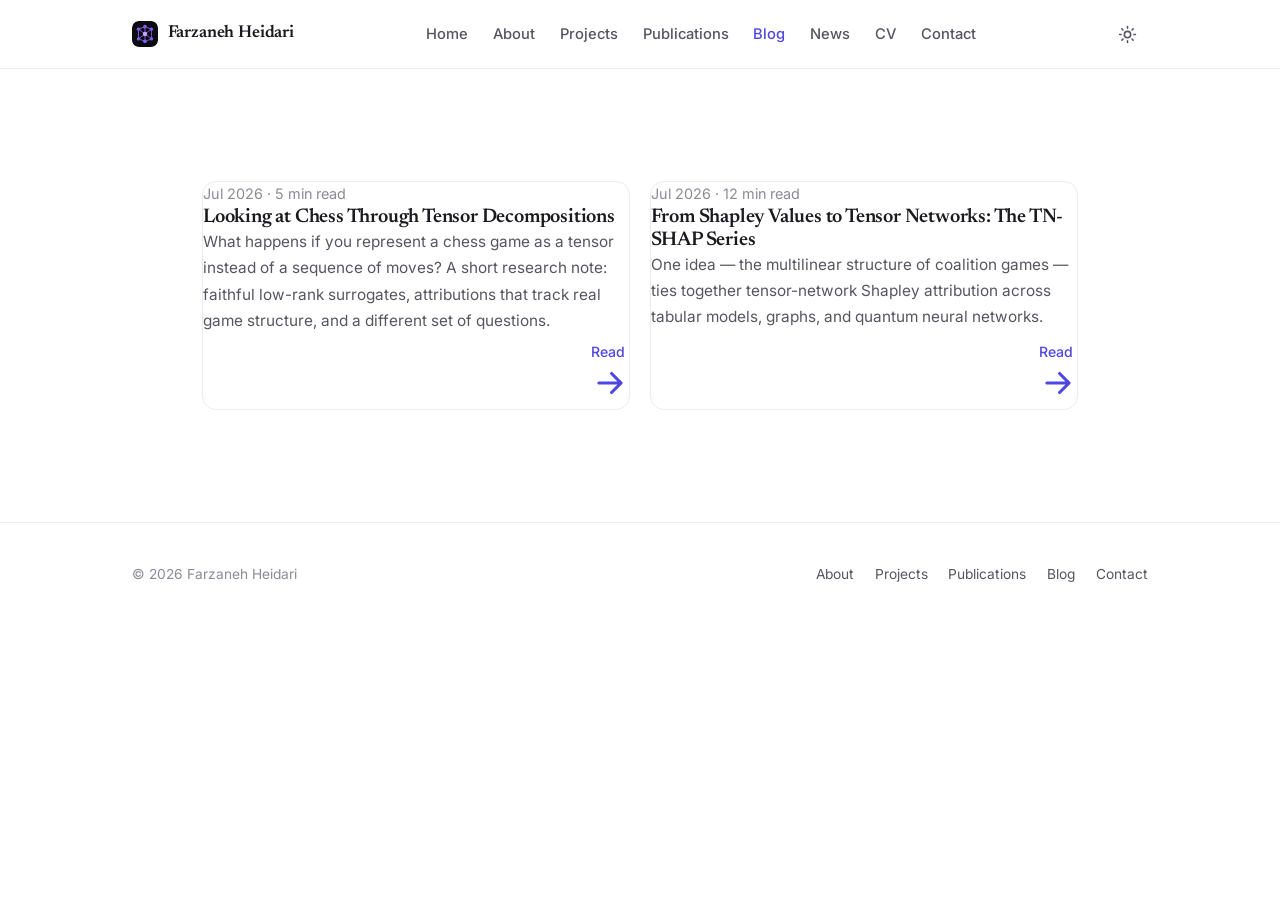
<file: blog.html>
<!DOCTYPE html>
<html lang="en">
<head>
  <meta charset="UTF-8" />
  <meta name="viewport" content="width=device-width, initial-scale=1.0" />
  <title>Blog — Farzaneh Heidari</title>
  <meta name="description" content="Writing by Farzaneh Heidari on explainable AI, tensor networks, Shapley values, and AI safety." />
  <link rel="canonical" href="https://farzana0.github.io/blog.html" />
  <meta property="og:type" content="website" />
  <meta property="og:title" content="Blog — Farzaneh Heidari" />
  <meta property="og:description" content="Notes on explainable AI, tensor networks, Shapley values, and AI safety." />
  <meta property="og:url" content="https://farzana0.github.io/blog.html" />
  <meta property="og:image" content="https://farzana0.github.io/assets/img/og-image.svg" />
  <meta name="twitter:card" content="summary_large_image" />
  <link rel="icon" type="image/svg+xml" href="assets/img/favicon.svg" />
  <link rel="preconnect" href="https://fonts.googleapis.com" />
  <link rel="preconnect" href="https://fonts.gstatic.com" crossorigin />
  <link href="https://fonts.googleapis.com/css2?family=Inter:wght@400;500;600&family=Newsreader:opsz,wght@6..72,400;6..72,500;6..72,600&display=swap" rel="stylesheet" />
  <link rel="stylesheet" href="assets/css/style.css" />
</head>
<body>
  <header class="site-header">
    <nav class="nav" aria-label="Primary">
      <a class="brand" href="index.html"><img class="mark" src="assets/img/favicon.svg" alt="" width="26" height="26" />Farzaneh Heidari</a>
      <ul class="nav-links" id="nav-links">
        <li><a href="index.html">Home</a></li>
        <li><a href="about.html">About</a></li>
        <li><a href="projects.html" data-match="project">Projects</a></li>
        <li><a href="publications.html">Publications</a></li>
        <li><a href="blog.html" data-match="blog">Blog</a></li>
        <li><a href="news.html">News</a></li>
        <li><a href="cv.html">CV</a></li>
        <li><a href="contact.html">Contact</a></li>
      </ul>
      <div class="nav-right">
        <button class="icon-btn theme-toggle" data-theme-toggle aria-label="Toggle dark mode">
          <svg class="sun" viewBox="0 0 24 24" fill="none" stroke="currentColor" stroke-width="2" stroke-linecap="round"><circle cx="12" cy="12" r="4"/><path d="M12 2v2M12 20v2M4.9 4.9l1.4 1.4M17.7 17.7l1.4 1.4M2 12h2M20 12h2M4.9 19.1l1.4-1.4M17.7 6.3l1.4-1.4"/></svg>
          <svg class="moon" viewBox="0 0 24 24" fill="currentColor"><path d="M21 12.8A9 9 0 1 1 11.2 3a7 7 0 0 0 9.8 9.8Z"/></svg>
        </button>
        <button class="icon-btn nav-toggle" data-nav-toggle aria-label="Menu" aria-expanded="false" aria-controls="nav-links">
          <svg viewBox="0 0 24 24" fill="none" stroke="currentColor" stroke-width="2" stroke-linecap="round"><path d="M4 6h16M4 12h16M4 18h16"/></svg>
        </button>
      </div>
    </nav>
  </header>

  <main>
    <section class="section">
      <div class="container">
        <h1 class="sr-only">Blog</h1>
        <div class="card-grid" id="post-list"></div>
      </div>
    </section>
  </main>

  <footer class="site-footer">
    <div class="footer-inner">
      <p>© <span id="year"></span> Farzaneh Heidari</p>
      <nav class="footer-nav" aria-label="Footer">
        <a href="about.html">About</a><a href="projects.html">Projects</a><a href="publications.html">Publications</a><a href="blog.html">Blog</a><a href="contact.html">Contact</a>
      </nav>
    </div>
  </footer>

  <script src="assets/data/site.js"></script>
  <script src="assets/js/main.js"></script>
  <script src="assets/js/render.js"></script>
  <script>
    document.getElementById("year").textContent = new Date().getFullYear();
    Render.posts("post-list");
  </script>
</body>
</html>
</file>
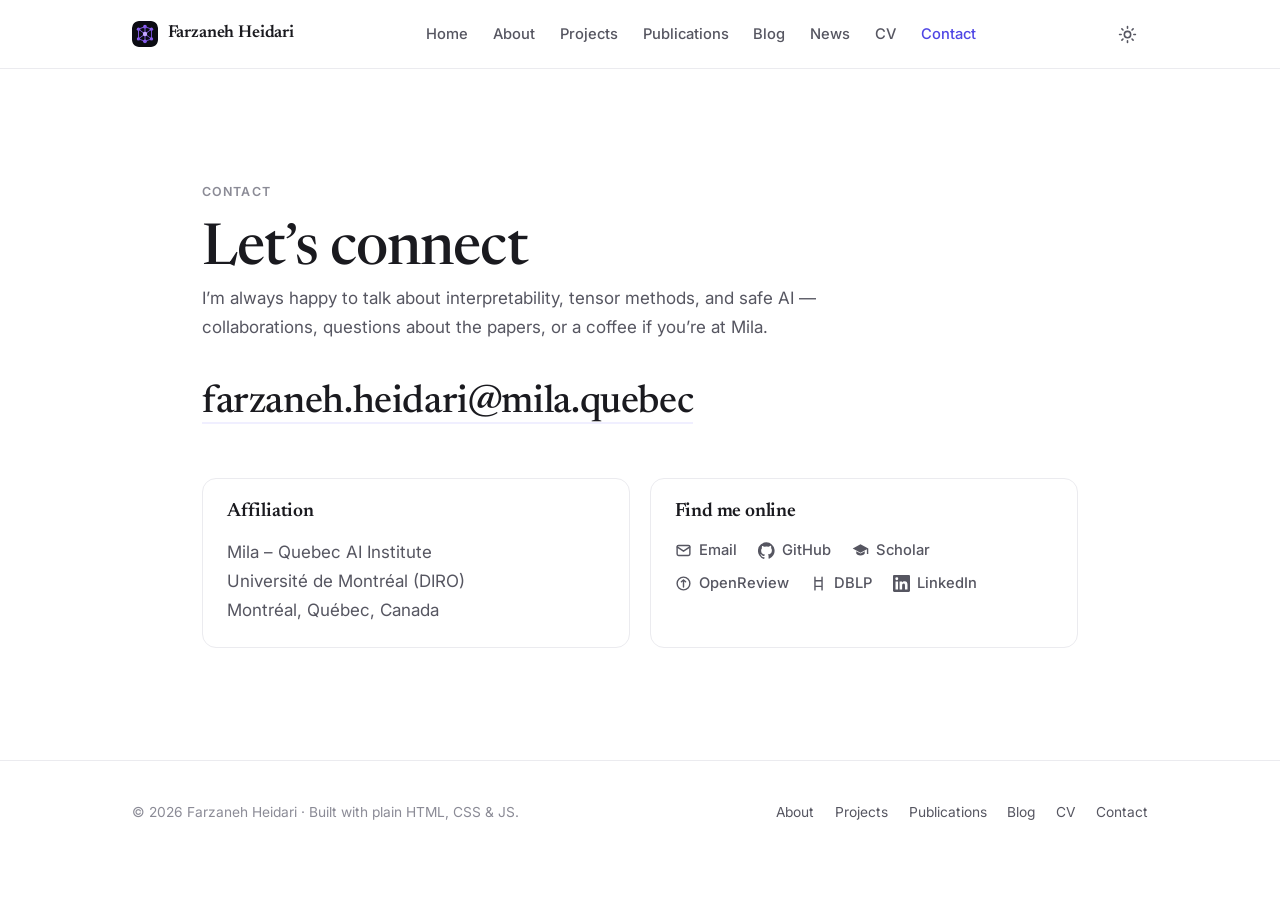
<file: contact.html>
<!DOCTYPE html>
<html lang="en">
<head>
  <meta charset="UTF-8" />
  <meta name="viewport" content="width=device-width, initial-scale=1.0" />
  <title>Contact — Farzaneh Heidari</title>
  <meta name="description" content="Get in touch with Farzaneh Heidari — email, GitHub, Google Scholar, OpenReview, and DBLP." />
  <link rel="canonical" href="https://farzana0.github.io/contact.html" />
  <meta property="og:type" content="website" />
  <meta property="og:title" content="Contact — Farzaneh Heidari" />
  <meta property="og:description" content="Email and academic profiles." />
  <meta property="og:url" content="https://farzana0.github.io/contact.html" />
  <meta property="og:image" content="https://farzana0.github.io/assets/img/og-image.svg" />
  <meta name="twitter:card" content="summary_large_image" />
  <link rel="icon" type="image/svg+xml" href="assets/img/favicon.svg" />
  <link rel="preconnect" href="https://fonts.googleapis.com" />
  <link rel="preconnect" href="https://fonts.gstatic.com" crossorigin />
  <link href="https://fonts.googleapis.com/css2?family=Inter:wght@400;500;600&family=Newsreader:opsz,wght@6..72,400;6..72,500;6..72,600&display=swap" rel="stylesheet" />
  <link rel="stylesheet" href="assets/css/style.css" />
</head>
<body>
  <header class="site-header">
    <nav class="nav" aria-label="Primary">
      <a class="brand" href="index.html"><img class="mark" src="assets/img/favicon.svg" alt="" width="30" height="30" />Farzaneh Heidari</a>
      <ul class="nav-links" id="nav-links">
        <li><a href="index.html">Home</a></li>
        <li><a href="about.html">About</a></li>
        <li><a href="projects.html" data-match="project">Projects</a></li>
        <li><a href="publications.html">Publications</a></li>
        <li><a href="blog.html" data-match="blog">Blog</a></li>
        <li><a href="news.html">News</a></li>
        <li><a href="cv.html">CV</a></li>
        <li><a href="contact.html">Contact</a></li>
      </ul>
      <div class="nav-right">
        <button class="icon-btn theme-toggle" data-theme-toggle aria-label="Toggle dark mode">
          <svg class="sun" viewBox="0 0 24 24" fill="none" stroke="currentColor" stroke-width="2" stroke-linecap="round"><circle cx="12" cy="12" r="4"/><path d="M12 2v2M12 20v2M4.9 4.9l1.4 1.4M17.7 17.7l1.4 1.4M2 12h2M20 12h2M4.9 19.1l1.4-1.4M17.7 6.3l1.4-1.4"/></svg>
          <svg class="moon" viewBox="0 0 24 24" fill="currentColor"><path d="M21 12.8A9 9 0 1 1 11.2 3a7 7 0 0 0 9.8 9.8Z"/></svg>
        </button>
        <button class="icon-btn nav-toggle" data-nav-toggle aria-label="Menu" aria-expanded="false" aria-controls="nav-links">
          <svg viewBox="0 0 24 24" fill="none" stroke="currentColor" stroke-width="2" stroke-linecap="round"><path d="M4 6h16M4 12h16M4 18h16"/></svg>
        </button>
      </div>
    </nav>
  </header>

  <main>
    <section class="section">
      <div class="container">
        <div class="kicker reveal">Contact</div>
        <h1 class="reveal">Let’s connect</h1>
        <p class="muted reveal" style="max-width:56ch">I’m always happy to talk about interpretability, tensor methods, and safe AI — collaborations, questions about the papers, or a coffee if you’re at Mila.</p>

        <p class="contact-lead reveal mt-3"><a href="mailto:farzaneh.heidari@mila.quebec">farzaneh.heidari@mila.quebec</a></p>

        <div class="grid-2 mt-4">
          <div class="info-card reveal">
            <h3>Affiliation</h3>
            <p class="muted mb-0">Mila – Quebec AI Institute<br />Université de Montréal (DIRO)<br />Montréal, Québec, Canada</p>
          </div>
          <div class="info-card reveal">
            <h3>Find me online</h3>
            <div class="social-row" id="contact-social" style="margin-top:0.5rem"></div>
          </div>
        </div>
      </div>
    </section>
  </main>

  <footer class="site-footer">
    <div class="footer-inner">
      <p>© <span id="year"></span> Farzaneh Heidari · Built with plain HTML, CSS &amp; JS.</p>
      <nav class="footer-nav" aria-label="Footer">
        <a href="about.html">About</a><a href="projects.html">Projects</a><a href="publications.html">Publications</a><a href="blog.html">Blog</a><a href="cv.html">CV</a><a href="contact.html">Contact</a>
      </nav>
    </div>
  </footer>

  <script src="assets/data/site.js"></script>
  <script src="assets/js/main.js"></script>
  <script src="assets/js/render.js"></script>
  <script>
    document.getElementById("year").textContent = new Date().getFullYear();
    var S = window.SITE, I = window.ICONS, L = S.profile.links, social = "";
    function link(url, icon, label) { return url ? '<a href="' + url + '" target="_blank" rel="noopener">' + I[icon] + label + '</a>' : ""; }
    social += '<a href="mailto:' + S.profile.email + '">' + I.mail + 'Email</a>';
    social += link(L.github, "github", "GitHub") + link(L.scholar, "scholar", "Scholar") + link(L.openreview, "openreview", "OpenReview") + link(L.dblp, "dblp", "DBLP") + link(L.linkedin, "linkedin", "LinkedIn");
    document.getElementById("contact-social").innerHTML = social;
  </script>
</body>
</html>
</file>
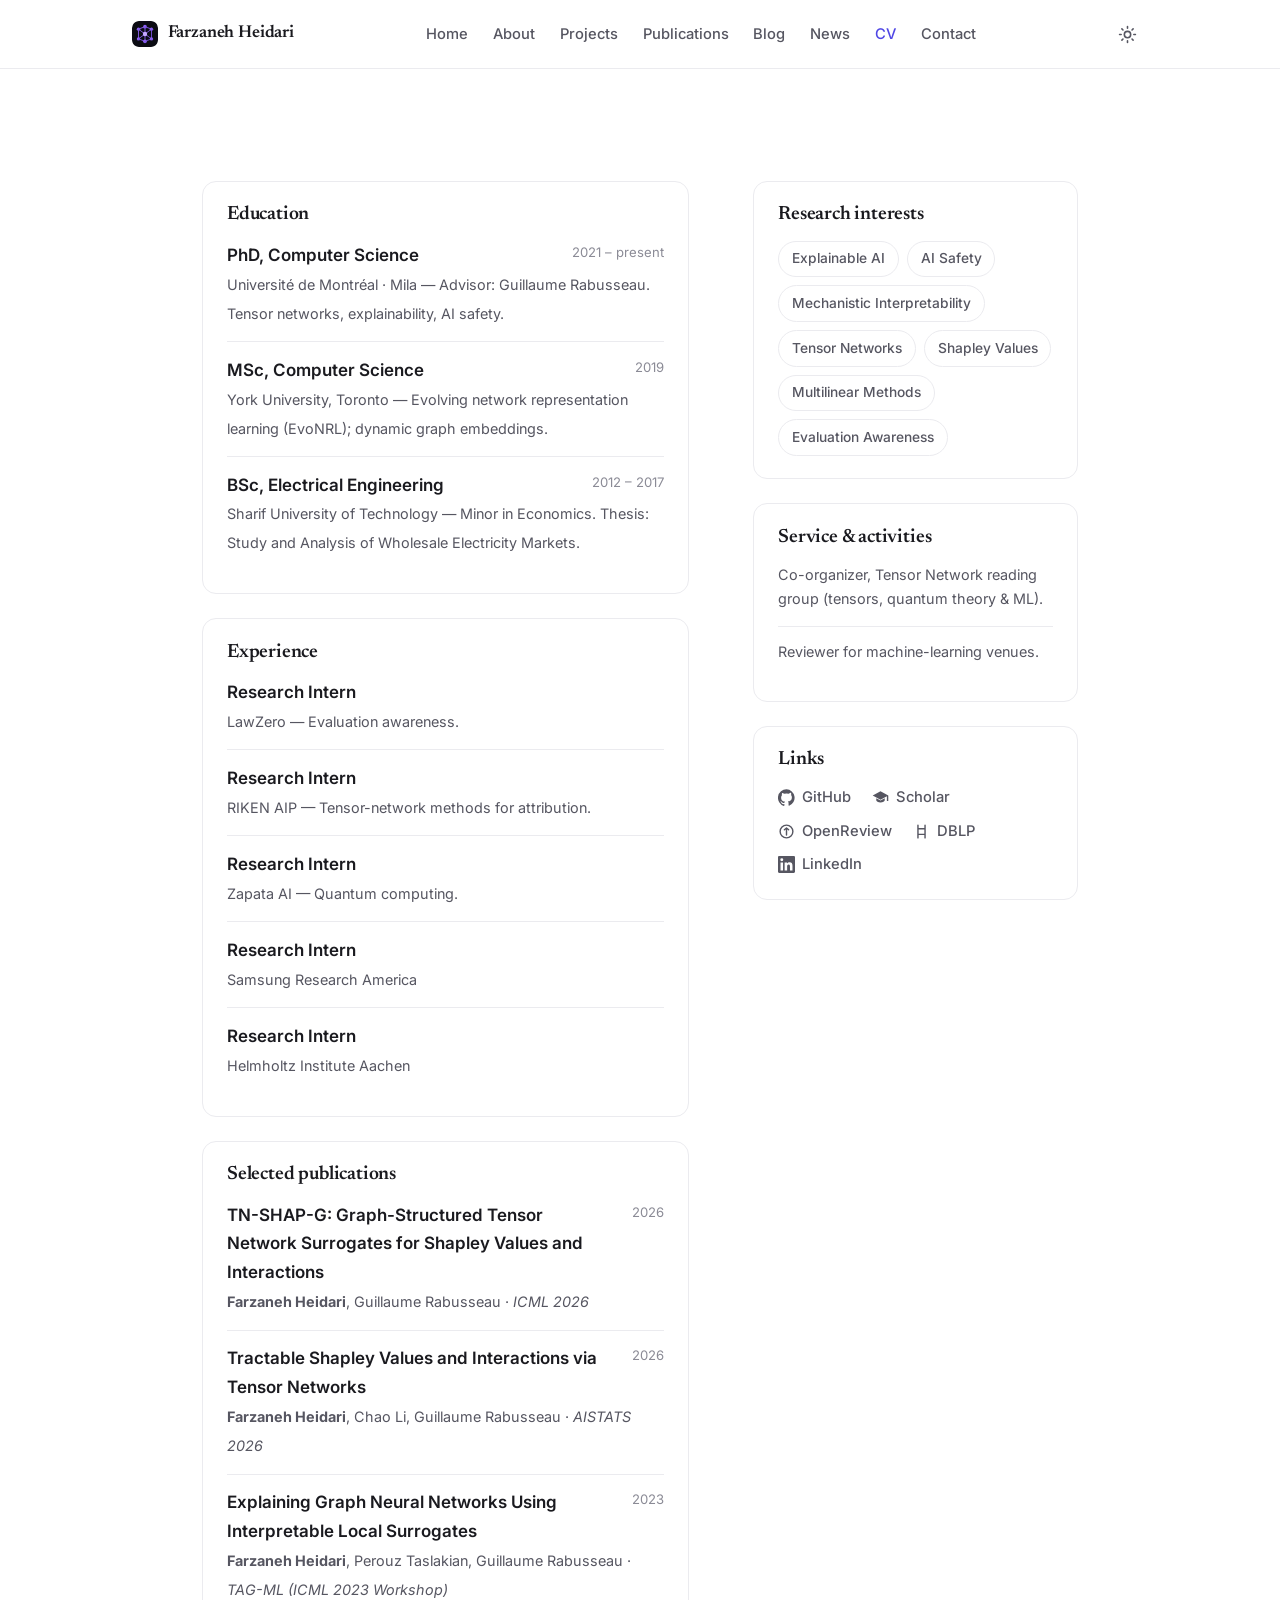
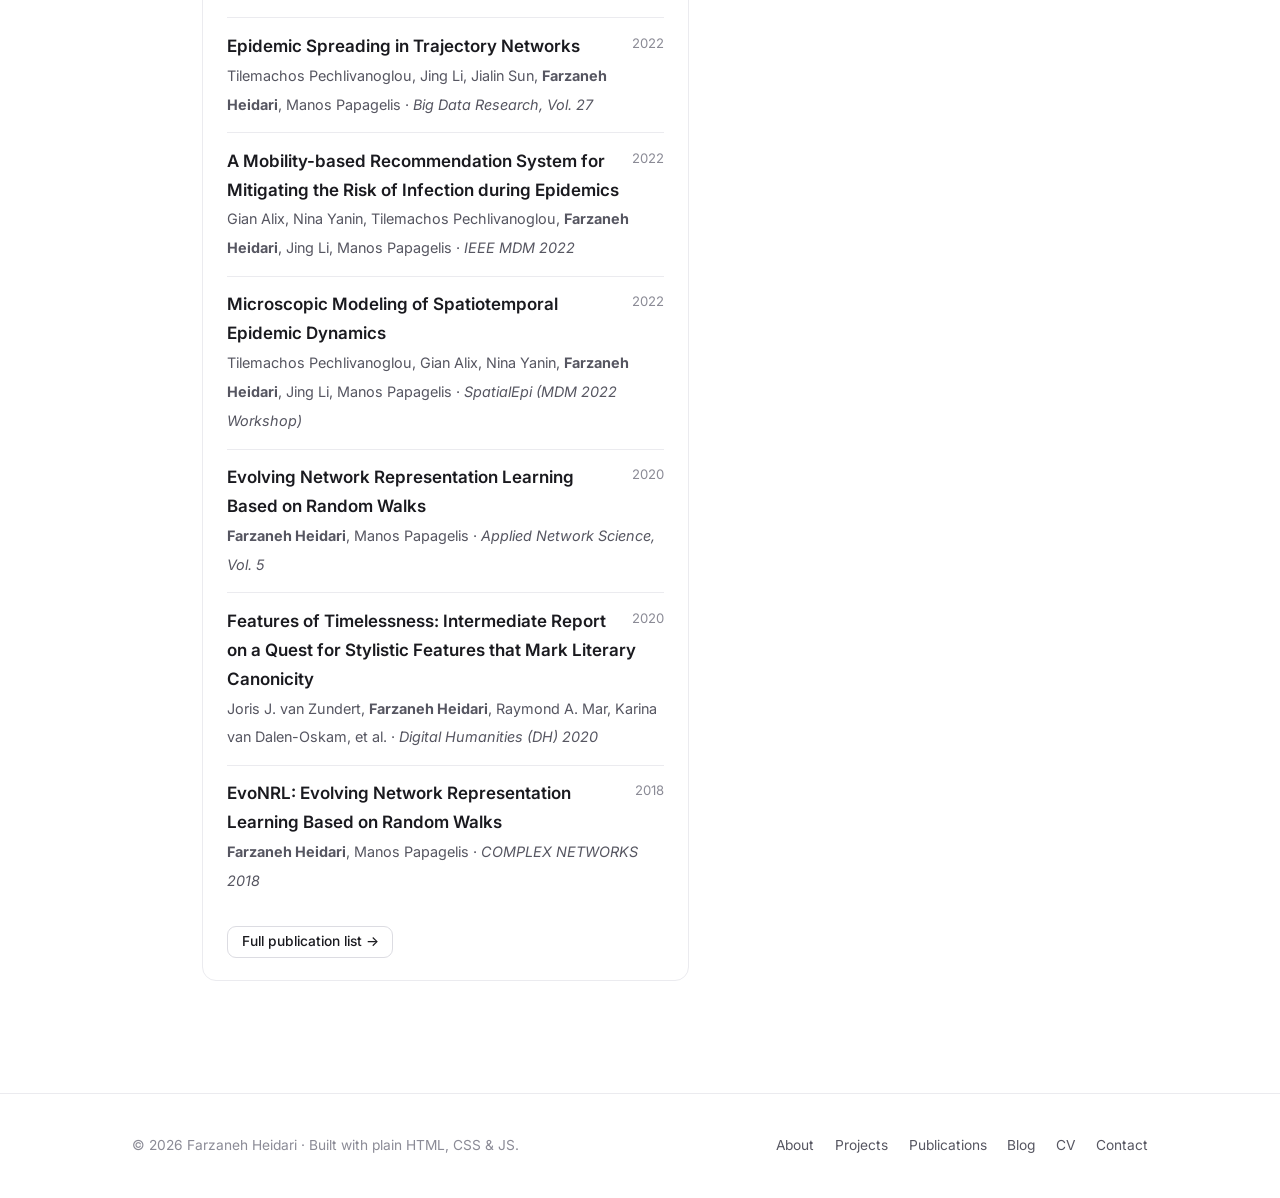
<file: cv.html>
<!DOCTYPE html>
<html lang="en">
<head>
  <meta charset="UTF-8" />
  <meta name="viewport" content="width=device-width, initial-scale=1.0" />
  <title>CV — Farzaneh Heidari</title>
  <meta name="description" content="Curriculum vitae of Farzaneh Heidari — PhD student at Université de Montréal and Mila. Education, publications, and research experience." />
  <link rel="canonical" href="https://farzana0.github.io/cv.html" />
  <meta property="og:type" content="profile" />
  <meta property="og:title" content="CV — Farzaneh Heidari" />
  <meta property="og:description" content="Curriculum vitae — education, publications, research." />
  <meta property="og:url" content="https://farzana0.github.io/cv.html" />
  <meta property="og:image" content="https://farzana0.github.io/assets/img/og-image.svg" />
  <meta name="twitter:card" content="summary_large_image" />
  <link rel="icon" type="image/svg+xml" href="assets/img/favicon.svg" />
  <link rel="preconnect" href="https://fonts.googleapis.com" />
  <link rel="preconnect" href="https://fonts.gstatic.com" crossorigin />
  <link href="https://fonts.googleapis.com/css2?family=Inter:wght@400;500;600&family=Newsreader:opsz,wght@6..72,400;6..72,500;6..72,600&display=swap" rel="stylesheet" />
  <link rel="stylesheet" href="assets/css/style.css" />
</head>
<body>
  <header class="site-header">
    <nav class="nav" aria-label="Primary">
      <a class="brand" href="index.html"><img class="mark" src="assets/img/favicon.svg" alt="" width="30" height="30" />Farzaneh Heidari</a>
      <ul class="nav-links" id="nav-links">
        <li><a href="index.html">Home</a></li>
        <li><a href="about.html">About</a></li>
        <li><a href="projects.html" data-match="project">Projects</a></li>
        <li><a href="publications.html">Publications</a></li>
        <li><a href="blog.html" data-match="blog">Blog</a></li>
        <li><a href="news.html">News</a></li>
        <li><a href="cv.html">CV</a></li>
        <li><a href="contact.html">Contact</a></li>
      </ul>
      <div class="nav-right">
        <button class="icon-btn theme-toggle" data-theme-toggle aria-label="Toggle dark mode">
          <svg class="sun" viewBox="0 0 24 24" fill="none" stroke="currentColor" stroke-width="2" stroke-linecap="round"><circle cx="12" cy="12" r="4"/><path d="M12 2v2M12 20v2M4.9 4.9l1.4 1.4M17.7 17.7l1.4 1.4M2 12h2M20 12h2M4.9 19.1l1.4-1.4M17.7 6.3l1.4-1.4"/></svg>
          <svg class="moon" viewBox="0 0 24 24" fill="currentColor"><path d="M21 12.8A9 9 0 1 1 11.2 3a7 7 0 0 0 9.8 9.8Z"/></svg>
        </button>
        <button class="icon-btn nav-toggle" data-nav-toggle aria-label="Menu" aria-expanded="false" aria-controls="nav-links">
          <svg viewBox="0 0 24 24" fill="none" stroke="currentColor" stroke-width="2" stroke-linecap="round"><path d="M4 6h16M4 12h16M4 18h16"/></svg>
        </button>
      </div>
    </nav>
  </header>

  <main>
    <section class="section">
      <div class="container">
        <h1 class="sr-only">CV</h1>
        <a class="btn btn--primary" id="cv-download" href="#" style="display:none">Download CV (PDF)</a>

        <div class="split">
          <div class="stack reveal">
            <div class="info-card">
              <h3>Education</h3>
              <ul class="info-list" id="cv-education"></ul>
            </div>
            <div class="info-card">
              <h3>Experience</h3>
              <ul class="info-list" id="cv-experience"></ul>
            </div>
            <div class="info-card">
              <h3>Selected publications</h3>
              <ul class="info-list" id="cv-pubs"></ul>
              <a class="btn btn--sm mt-2" href="publications.html">Full publication list →</a>
            </div>
          </div>
          <aside class="stack reveal">
            <div class="info-card">
              <h3>Research interests</h3>
              <ul class="chips" id="interests" style="margin-top:0.5rem"></ul>
            </div>
            <div class="info-card">
              <h3>Service &amp; activities</h3>
              <ul class="info-list" id="cv-service"></ul>
            </div>
            <div class="info-card">
              <h3>Links</h3>
              <div class="social-row" id="cv-social" style="margin-top:0.5rem"></div>
            </div>
          </aside>
        </div>
      </div>
    </section>
  </main>

  <footer class="site-footer">
    <div class="footer-inner">
      <p>© <span id="year"></span> Farzaneh Heidari · Built with plain HTML, CSS &amp; JS.</p>
      <nav class="footer-nav" aria-label="Footer">
        <a href="about.html">About</a><a href="projects.html">Projects</a><a href="publications.html">Publications</a><a href="blog.html">Blog</a><a href="cv.html">CV</a><a href="contact.html">Contact</a>
      </nav>
    </div>
  </footer>

  <script src="assets/data/site.js"></script>
  <script src="assets/js/main.js"></script>
  <script src="assets/js/render.js"></script>
  <script>
    document.getElementById("year").textContent = new Date().getFullYear();
    var S = window.SITE, I = window.ICONS;
    Render.interests("interests");
    // education
    document.getElementById("cv-education").innerHTML = S.education.map(function (e) {
      return '<li><span class="period">' + (e.period || "") + '</span><span class="primary">' + e.degree + '</span><br><span class="secondary">' + e.org + (e.note ? ' — ' + e.note : "") + '</span></li>';
    }).join("");
    // experience (internships & research)
    document.getElementById("cv-experience").innerHTML = (S.experience || []).map(function (e) {
      return '<li><span class="period">' + (e.period || "") + '</span><span class="primary">' + e.role + '</span><br><span class="secondary">' + e.org + (e.note ? ' — ' + e.note : "") + '</span></li>';
    }).join("");
    // selected pubs (accepted + published)
    var pubs = S.publications.filter(function (p) { return p.status && (p.status.kind === "accepted" || p.status.kind === "published"); });
    document.getElementById("cv-pubs").innerHTML = pubs.map(function (p) {
      return '<li><span class="period">' + p.year + '</span><span class="primary">' + p.title + '</span><br><span class="secondary">' + p.authors.replace("Farzaneh Heidari", "<strong>Farzaneh Heidari</strong>") + ' · <em>' + p.venue + '</em></span></li>';
    }).join("");
    // service
    document.getElementById("cv-service").innerHTML = S.service.map(function (s) { return '<li class="secondary">' + s + '</li>'; }).join("");
    // social
    var L = S.profile.links, social = "";
    function link(url, icon, label) { return url ? '<a href="' + url + '" target="_blank" rel="noopener">' + I[icon] + label + '</a>' : ""; }
    social += link(L.github, "github", "GitHub") + link(L.scholar, "scholar", "Scholar") + link(L.openreview, "openreview", "OpenReview") + link(L.dblp, "dblp", "DBLP") + link(L.linkedin, "linkedin", "LinkedIn");
    document.getElementById("cv-social").innerHTML = social;
    // CV pdf link if present
    if (L.cv) {
      var btn = document.getElementById("cv-download");
      btn.href = L.cv; btn.style.display = "inline-flex";
    }
  </script>
</body>
</html>
</file>
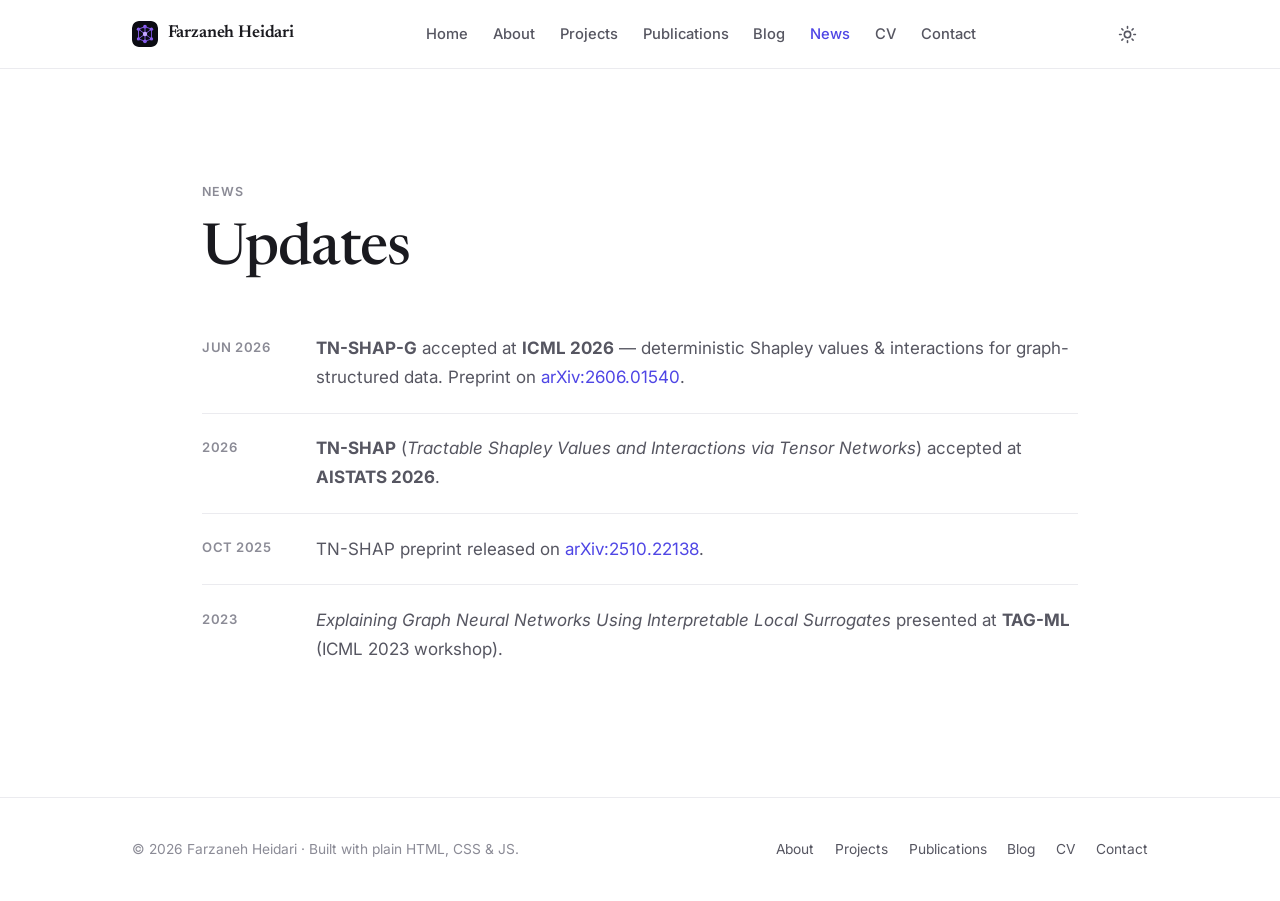
<file: news.html>
<!DOCTYPE html>
<html lang="en">
<head>
  <meta charset="UTF-8" />
  <meta name="viewport" content="width=device-width, initial-scale=1.0" />
  <title>News — Farzaneh Heidari</title>
  <meta name="description" content="News and updates from Farzaneh Heidari — paper acceptances, preprints, and talks." />
  <link rel="canonical" href="https://farzana0.github.io/news.html" />
  <meta property="og:type" content="website" />
  <meta property="og:title" content="News — Farzaneh Heidari" />
  <meta property="og:description" content="Paper acceptances, preprints, and updates." />
  <meta property="og:url" content="https://farzana0.github.io/news.html" />
  <meta property="og:image" content="https://farzana0.github.io/assets/img/og-image.svg" />
  <meta name="twitter:card" content="summary_large_image" />
  <link rel="icon" type="image/svg+xml" href="assets/img/favicon.svg" />
  <link rel="preconnect" href="https://fonts.googleapis.com" />
  <link rel="preconnect" href="https://fonts.gstatic.com" crossorigin />
  <link href="https://fonts.googleapis.com/css2?family=Inter:wght@400;500;600&family=Newsreader:opsz,wght@6..72,400;6..72,500;6..72,600&display=swap" rel="stylesheet" />
  <link rel="stylesheet" href="assets/css/style.css" />
</head>
<body>
  <header class="site-header">
    <nav class="nav" aria-label="Primary">
      <a class="brand" href="index.html"><img class="mark" src="assets/img/favicon.svg" alt="" width="30" height="30" />Farzaneh Heidari</a>
      <ul class="nav-links" id="nav-links">
        <li><a href="index.html">Home</a></li>
        <li><a href="about.html">About</a></li>
        <li><a href="projects.html" data-match="project">Projects</a></li>
        <li><a href="publications.html">Publications</a></li>
        <li><a href="blog.html" data-match="blog">Blog</a></li>
        <li><a href="news.html">News</a></li>
        <li><a href="cv.html">CV</a></li>
        <li><a href="contact.html">Contact</a></li>
      </ul>
      <div class="nav-right">
        <button class="icon-btn theme-toggle" data-theme-toggle aria-label="Toggle dark mode">
          <svg class="sun" viewBox="0 0 24 24" fill="none" stroke="currentColor" stroke-width="2" stroke-linecap="round"><circle cx="12" cy="12" r="4"/><path d="M12 2v2M12 20v2M4.9 4.9l1.4 1.4M17.7 17.7l1.4 1.4M2 12h2M20 12h2M4.9 19.1l1.4-1.4M17.7 6.3l1.4-1.4"/></svg>
          <svg class="moon" viewBox="0 0 24 24" fill="currentColor"><path d="M21 12.8A9 9 0 1 1 11.2 3a7 7 0 0 0 9.8 9.8Z"/></svg>
        </button>
        <button class="icon-btn nav-toggle" data-nav-toggle aria-label="Menu" aria-expanded="false" aria-controls="nav-links">
          <svg viewBox="0 0 24 24" fill="none" stroke="currentColor" stroke-width="2" stroke-linecap="round"><path d="M4 6h16M4 12h16M4 18h16"/></svg>
        </button>
      </div>
    </nav>
  </header>

  <main>
    <section class="section">
      <div class="container">
        <div class="kicker reveal">News</div>
        <h1 class="reveal">Updates</h1>
        <div class="timeline mt-3" id="news-full"></div>
      </div>
    </section>
  </main>

  <footer class="site-footer">
    <div class="footer-inner">
      <p>© <span id="year"></span> Farzaneh Heidari · Built with plain HTML, CSS &amp; JS.</p>
      <nav class="footer-nav" aria-label="Footer">
        <a href="about.html">About</a><a href="projects.html">Projects</a><a href="publications.html">Publications</a><a href="blog.html">Blog</a><a href="cv.html">CV</a><a href="contact.html">Contact</a>
      </nav>
    </div>
  </footer>

  <script src="assets/data/site.js"></script>
  <script src="assets/js/main.js"></script>
  <script src="assets/js/render.js"></script>
  <script>
    document.getElementById("year").textContent = new Date().getFullYear();
    Render.news("news-full");
  </script>
</body>
</html>
</file>
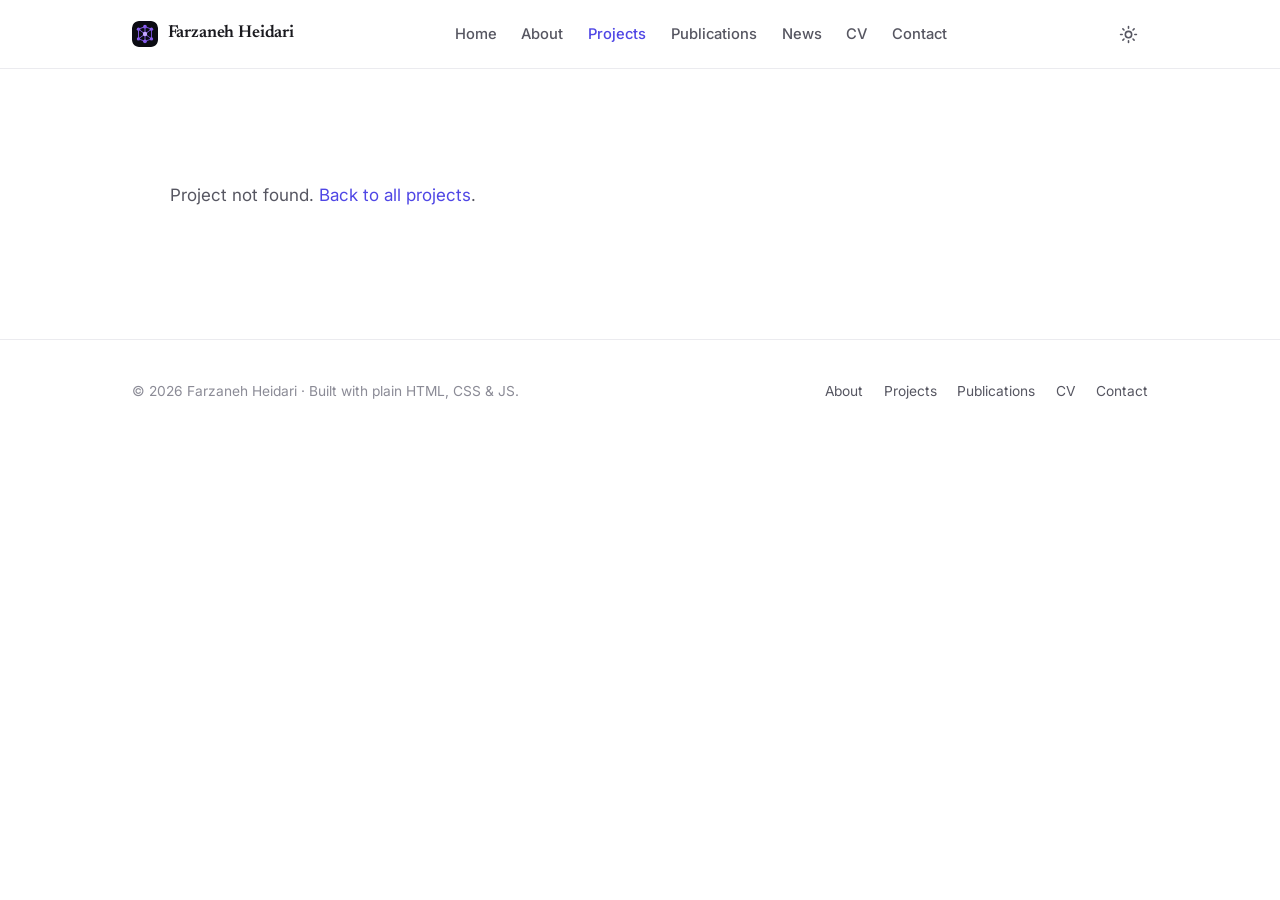
<file: project.html>
<!DOCTYPE html>
<html lang="en">
<head>
  <meta charset="UTF-8" />
  <meta name="viewport" content="width=device-width, initial-scale=1.0" />
  <title>Project — Farzaneh Heidari</title>
  <meta name="description" content="Project detail — Farzaneh Heidari." />
  <meta property="og:type" content="article" />
  <meta property="og:title" content="Project — Farzaneh Heidari" />
  <meta property="og:description" content="Project detail — Farzaneh Heidari." />
  <meta property="og:image" content="https://farzana0.github.io/assets/img/og-image.svg" />
  <meta name="twitter:card" content="summary_large_image" />
  <link rel="icon" type="image/svg+xml" href="assets/img/favicon.svg" />
  <link rel="preconnect" href="https://fonts.googleapis.com" />
  <link rel="preconnect" href="https://fonts.gstatic.com" crossorigin />
  <link href="https://fonts.googleapis.com/css2?family=Inter:wght@400;500;600&family=Newsreader:opsz,wght@6..72,400;6..72,500;6..72,600&display=swap" rel="stylesheet" />
  <link rel="stylesheet" href="assets/css/style.css" />
</head>
<body>
  <header class="site-header">
    <nav class="nav" aria-label="Primary">
      <a class="brand" href="index.html"><img class="mark" src="assets/img/favicon.svg" alt="" width="30" height="30" />Farzaneh Heidari</a>
      <ul class="nav-links" id="nav-links">
        <li><a href="index.html">Home</a></li>
        <li><a href="about.html">About</a></li>
        <li><a href="projects.html" data-match="project">Projects</a></li>
        <li><a href="publications.html">Publications</a></li>
        <li><a href="news.html">News</a></li>
        <li><a href="cv.html">CV</a></li>
        <li><a href="contact.html">Contact</a></li>
      </ul>
      <div class="nav-right">
        <button class="icon-btn theme-toggle" data-theme-toggle aria-label="Toggle dark mode">
          <svg class="sun" viewBox="0 0 24 24" fill="none" stroke="currentColor" stroke-width="2" stroke-linecap="round"><circle cx="12" cy="12" r="4"/><path d="M12 2v2M12 20v2M4.9 4.9l1.4 1.4M17.7 17.7l1.4 1.4M2 12h2M20 12h2M4.9 19.1l1.4-1.4M17.7 6.3l1.4-1.4"/></svg>
          <svg class="moon" viewBox="0 0 24 24" fill="currentColor"><path d="M21 12.8A9 9 0 1 1 11.2 3a7 7 0 0 0 9.8 9.8Z"/></svg>
        </button>
        <button class="icon-btn nav-toggle" data-nav-toggle aria-label="Menu" aria-expanded="false" aria-controls="nav-links">
          <svg viewBox="0 0 24 24" fill="none" stroke="currentColor" stroke-width="2" stroke-linecap="round"><path d="M4 6h16M4 12h16M4 18h16"/></svg>
        </button>
      </div>
    </nav>
  </header>

  <main id="project-detail">
    <noscript>
      <div class="container section">
        <p>This project page renders from structured data with JavaScript. Please enable JavaScript, or browse all projects on the <a href="projects.html">Projects</a> page.</p>
      </div>
    </noscript>
  </main>

  <footer class="site-footer">
    <div class="footer-inner">
      <p>© <span id="year"></span> Farzaneh Heidari · Built with plain HTML, CSS &amp; JS.</p>
      <nav class="footer-nav" aria-label="Footer">
        <a href="about.html">About</a><a href="projects.html">Projects</a><a href="publications.html">Publications</a><a href="cv.html">CV</a><a href="contact.html">Contact</a>
      </nav>
    </div>
  </footer>

  <script src="assets/data/site.js"></script>
  <script src="assets/js/main.js"></script>
  <script src="assets/js/render.js"></script>
  <script>
    document.getElementById("year").textContent = new Date().getFullYear();
    Render.projectDetail();
  </script>
</body>
</html>
</file>
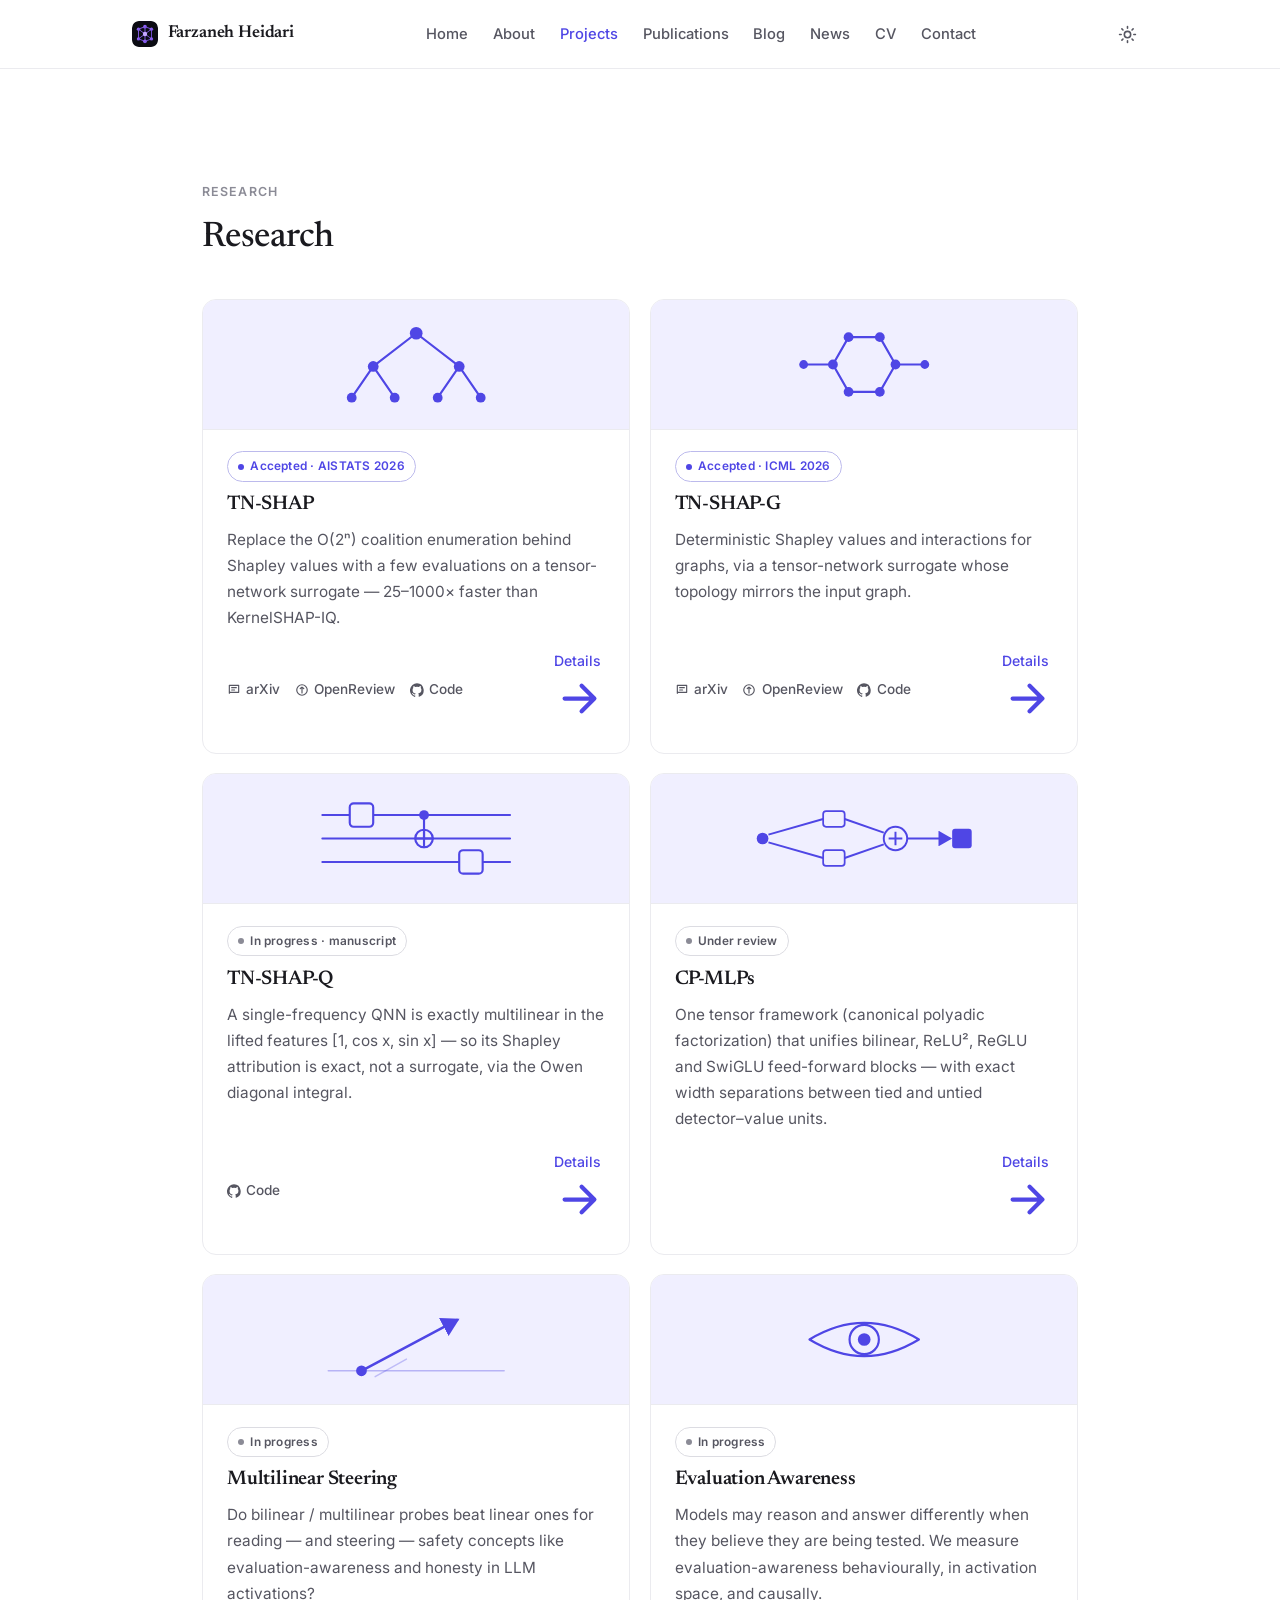
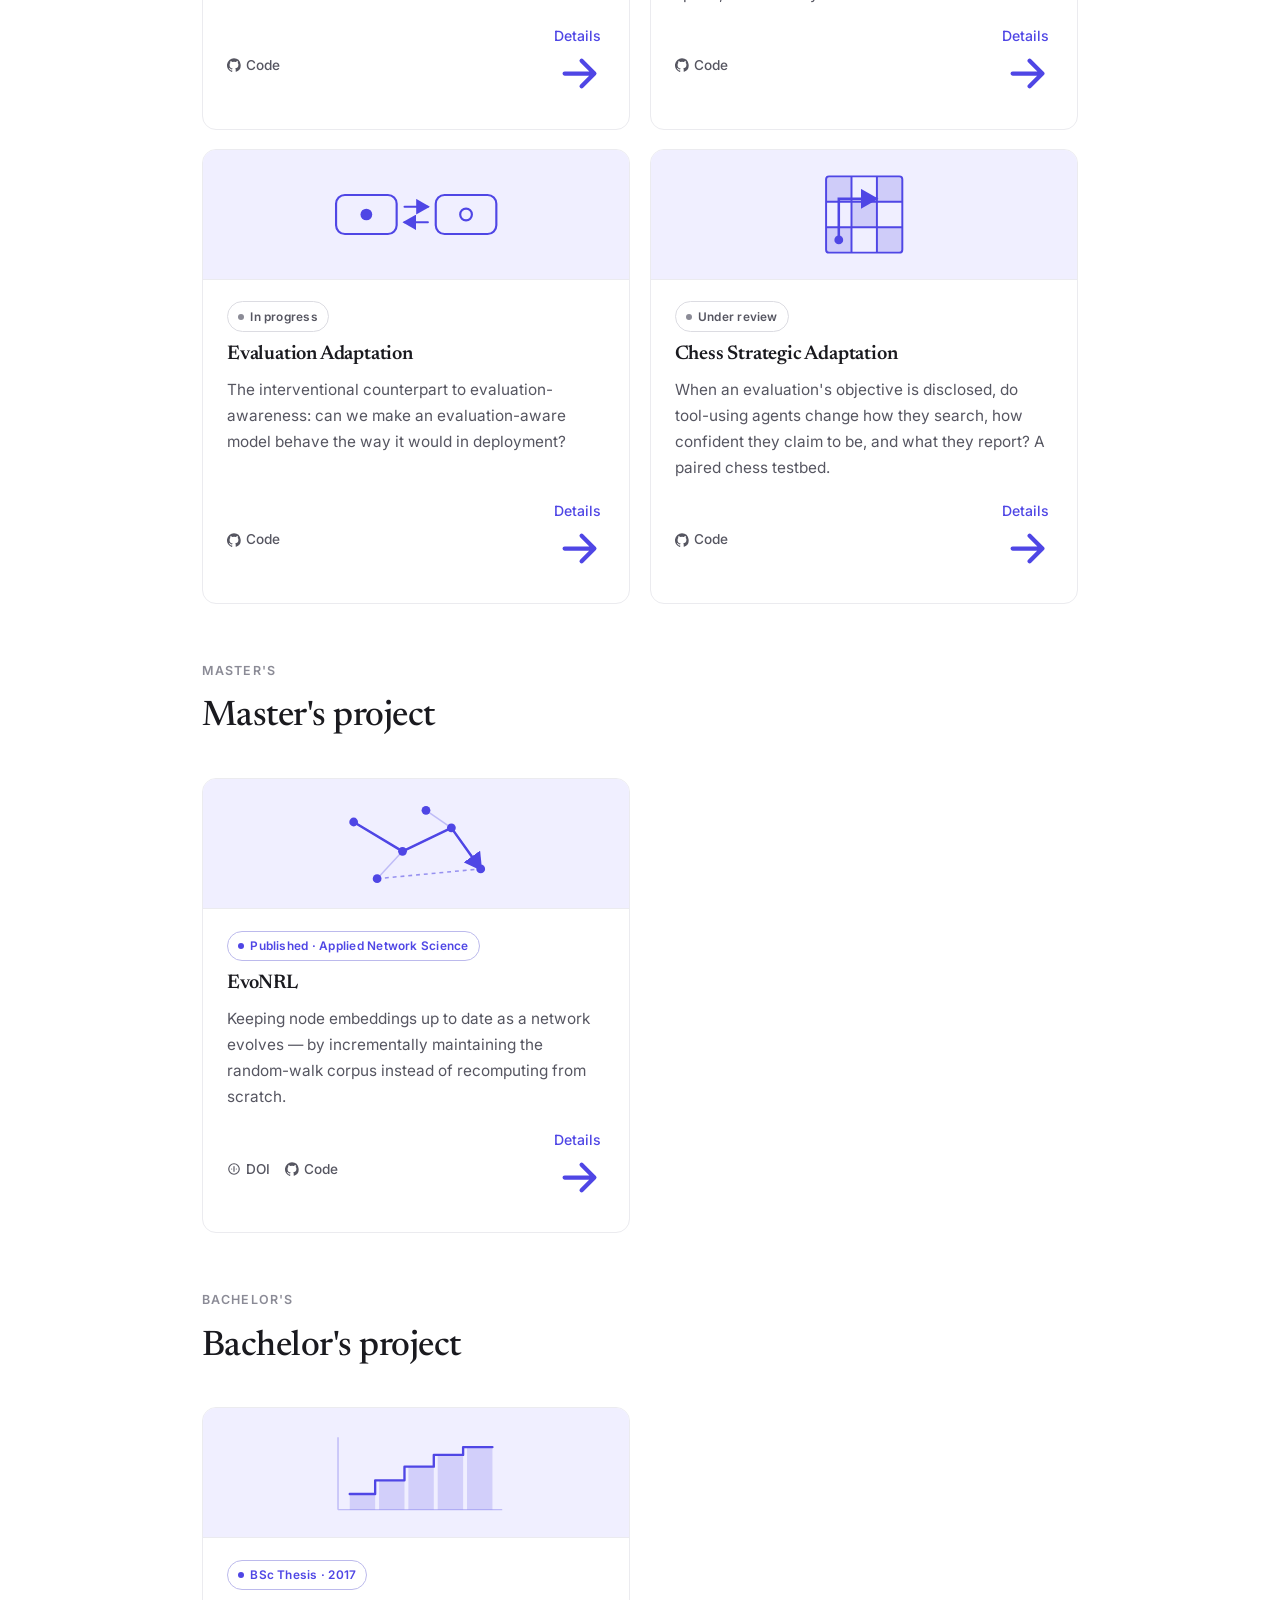
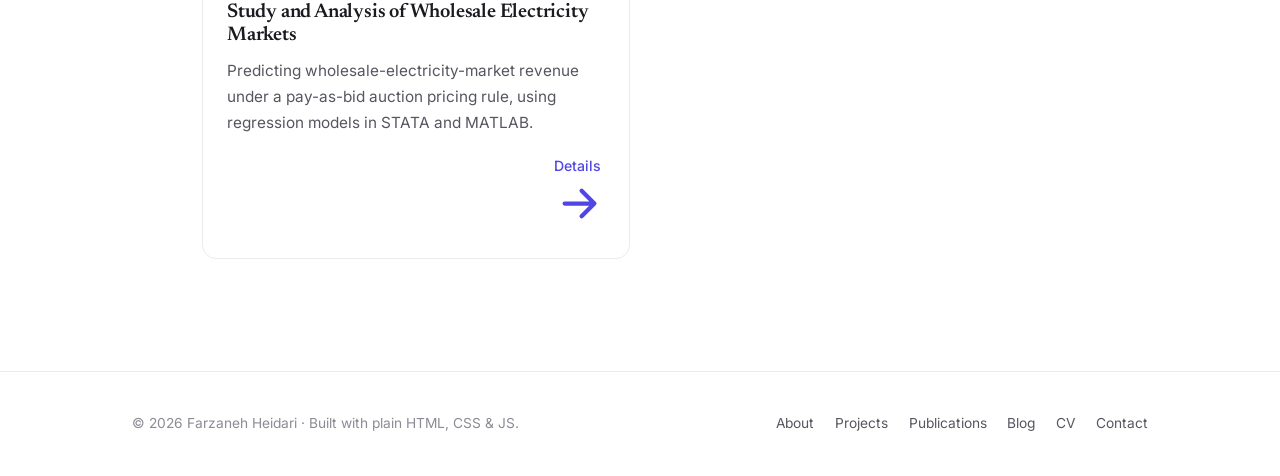
<file: projects.html>
<!DOCTYPE html>
<html lang="en">
<head>
  <meta charset="UTF-8" />
  <meta name="viewport" content="width=device-width, initial-scale=1.0" />
  <title>Projects — Farzaneh Heidari</title>
  <meta name="description" content="Research, Master's, and undergraduate projects by Farzaneh Heidari: TN-SHAP, TN-SHAP-G, TN-SHAP-Q, multilinear steering, evaluation awareness, chess strategic adaptation, EvoNRL." />
  <link rel="canonical" href="https://farzana0.github.io/projects.html" />
  <meta property="og:type" content="website" />
  <meta property="og:title" content="Projects — Farzaneh Heidari" />
  <meta property="og:description" content="Tensor-network Shapley attribution, interpretability, and AI-safety projects." />
  <meta property="og:url" content="https://farzana0.github.io/projects.html" />
  <meta property="og:image" content="https://farzana0.github.io/assets/img/og-image.svg" />
  <meta name="twitter:card" content="summary_large_image" />
  <link rel="icon" type="image/svg+xml" href="assets/img/favicon.svg" />
  <link rel="preconnect" href="https://fonts.googleapis.com" />
  <link rel="preconnect" href="https://fonts.gstatic.com" crossorigin />
  <link href="https://fonts.googleapis.com/css2?family=Inter:wght@400;500;600&family=Newsreader:opsz,wght@6..72,400;6..72,500;6..72,600&display=swap" rel="stylesheet" />
  <link rel="stylesheet" href="assets/css/style.css" />
</head>
<body>
  <header class="site-header">
    <nav class="nav" aria-label="Primary">
      <a class="brand" href="index.html"><img class="mark" src="assets/img/favicon.svg" alt="" width="30" height="30" />Farzaneh Heidari</a>
      <ul class="nav-links" id="nav-links">
        <li><a href="index.html">Home</a></li>
        <li><a href="about.html">About</a></li>
        <li><a href="projects.html" data-match="project">Projects</a></li>
        <li><a href="publications.html">Publications</a></li>
        <li><a href="blog.html" data-match="blog">Blog</a></li>
        <li><a href="news.html">News</a></li>
        <li><a href="cv.html">CV</a></li>
        <li><a href="contact.html">Contact</a></li>
      </ul>
      <div class="nav-right">
        <button class="icon-btn theme-toggle" data-theme-toggle aria-label="Toggle dark mode">
          <svg class="sun" viewBox="0 0 24 24" fill="none" stroke="currentColor" stroke-width="2" stroke-linecap="round"><circle cx="12" cy="12" r="4"/><path d="M12 2v2M12 20v2M4.9 4.9l1.4 1.4M17.7 17.7l1.4 1.4M2 12h2M20 12h2M4.9 19.1l1.4-1.4M17.7 6.3l1.4-1.4"/></svg>
          <svg class="moon" viewBox="0 0 24 24" fill="currentColor"><path d="M21 12.8A9 9 0 1 1 11.2 3a7 7 0 0 0 9.8 9.8Z"/></svg>
        </button>
        <button class="icon-btn nav-toggle" data-nav-toggle aria-label="Menu" aria-expanded="false" aria-controls="nav-links">
          <svg viewBox="0 0 24 24" fill="none" stroke="currentColor" stroke-width="2" stroke-linecap="round"><path d="M4 6h16M4 12h16M4 18h16"/></svg>
        </button>
      </div>
    </nav>
  </header>

  <main>
    <section class="section">
      <div class="container">
        <h1 class="sr-only">Projects</h1>
        <div id="projects-by-category"></div>
      </div>
    </section>
  </main>

  <footer class="site-footer">
    <div class="footer-inner">
      <p>© <span id="year"></span> Farzaneh Heidari · Built with plain HTML, CSS &amp; JS.</p>
      <nav class="footer-nav" aria-label="Footer">
        <a href="about.html">About</a><a href="projects.html">Projects</a><a href="publications.html">Publications</a><a href="blog.html">Blog</a><a href="cv.html">CV</a><a href="contact.html">Contact</a>
      </nav>
    </div>
  </footer>

  <script src="assets/data/site.js"></script>
  <script src="assets/js/main.js"></script>
  <script src="assets/js/render.js"></script>
  <script>
    document.getElementById("year").textContent = new Date().getFullYear();
    Render.projectsByCategory("projects-by-category");
    if (window.revealNow) window.revealNow(document);
  </script>
</body>
</html>
</file>
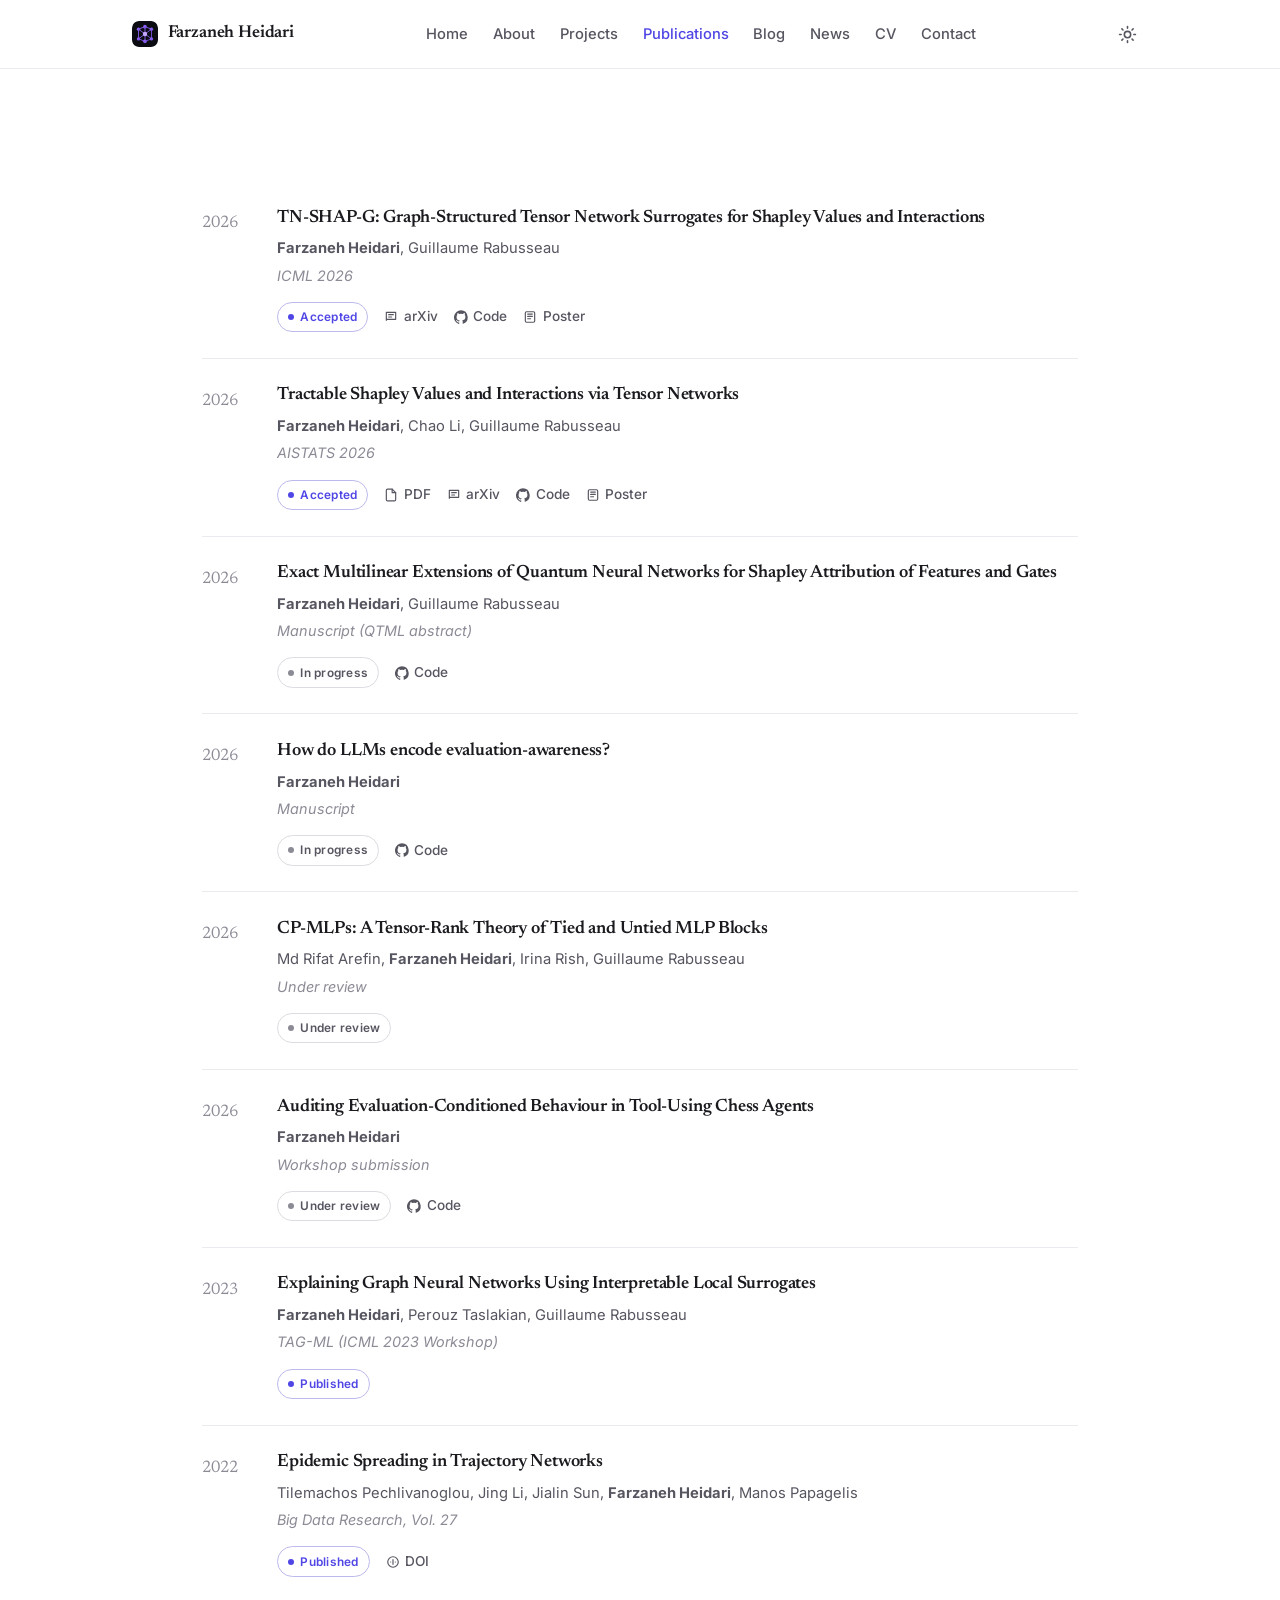
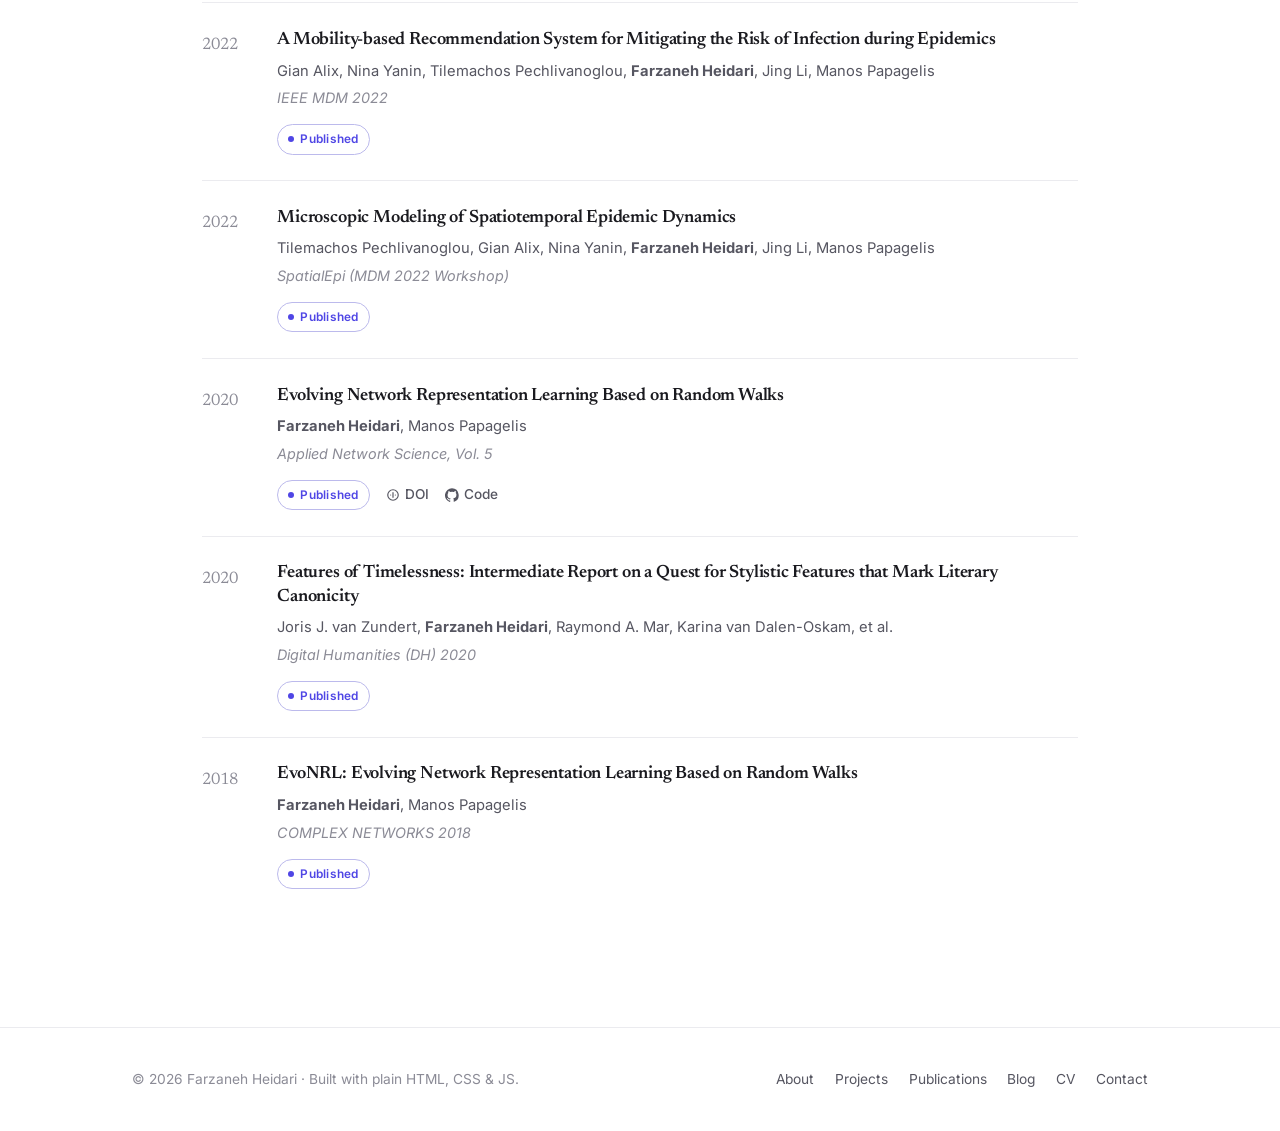
<file: publications.html>
<!DOCTYPE html>
<html lang="en">
<head>
  <meta charset="UTF-8" />
  <meta name="viewport" content="width=device-width, initial-scale=1.0" />
  <title>Publications — Farzaneh Heidari</title>
  <meta name="description" content="Publications by Farzaneh Heidari — tensor-network Shapley values (AISTATS 2026, ICML 2026), GNN explainability, network representation learning, and more." />
  <link rel="canonical" href="https://farzana0.github.io/publications.html" />
  <meta property="og:type" content="website" />
  <meta property="og:title" content="Publications — Farzaneh Heidari" />
  <meta property="og:description" content="Papers on tensor networks, Shapley values, explainability, and AI safety." />
  <meta property="og:url" content="https://farzana0.github.io/publications.html" />
  <meta property="og:image" content="https://farzana0.github.io/assets/img/og-image.svg" />
  <meta name="twitter:card" content="summary_large_image" />
  <link rel="icon" type="image/svg+xml" href="assets/img/favicon.svg" />
  <link rel="preconnect" href="https://fonts.googleapis.com" />
  <link rel="preconnect" href="https://fonts.gstatic.com" crossorigin />
  <link href="https://fonts.googleapis.com/css2?family=Inter:wght@400;500;600&family=Newsreader:opsz,wght@6..72,400;6..72,500;6..72,600&display=swap" rel="stylesheet" />
  <link rel="stylesheet" href="assets/css/style.css" />
</head>
<body>
  <header class="site-header">
    <nav class="nav" aria-label="Primary">
      <a class="brand" href="index.html"><img class="mark" src="assets/img/favicon.svg" alt="" width="30" height="30" />Farzaneh Heidari</a>
      <ul class="nav-links" id="nav-links">
        <li><a href="index.html">Home</a></li>
        <li><a href="about.html">About</a></li>
        <li><a href="projects.html" data-match="project">Projects</a></li>
        <li><a href="publications.html">Publications</a></li>
        <li><a href="blog.html" data-match="blog">Blog</a></li>
        <li><a href="news.html">News</a></li>
        <li><a href="cv.html">CV</a></li>
        <li><a href="contact.html">Contact</a></li>
      </ul>
      <div class="nav-right">
        <button class="icon-btn theme-toggle" data-theme-toggle aria-label="Toggle dark mode">
          <svg class="sun" viewBox="0 0 24 24" fill="none" stroke="currentColor" stroke-width="2" stroke-linecap="round"><circle cx="12" cy="12" r="4"/><path d="M12 2v2M12 20v2M4.9 4.9l1.4 1.4M17.7 17.7l1.4 1.4M2 12h2M20 12h2M4.9 19.1l1.4-1.4M17.7 6.3l1.4-1.4"/></svg>
          <svg class="moon" viewBox="0 0 24 24" fill="currentColor"><path d="M21 12.8A9 9 0 1 1 11.2 3a7 7 0 0 0 9.8 9.8Z"/></svg>
        </button>
        <button class="icon-btn nav-toggle" data-nav-toggle aria-label="Menu" aria-expanded="false" aria-controls="nav-links">
          <svg viewBox="0 0 24 24" fill="none" stroke="currentColor" stroke-width="2" stroke-linecap="round"><path d="M4 6h16M4 12h16M4 18h16"/></svg>
        </button>
      </div>
    </nav>
  </header>

  <main>
    <section class="section">
      <div class="container">
        <h1 class="sr-only">Publications</h1>
        <div class="pub-list" id="pub-list"></div>
      </div>
    </section>
  </main>

  <footer class="site-footer">
    <div class="footer-inner">
      <p>© <span id="year"></span> Farzaneh Heidari · Built with plain HTML, CSS &amp; JS.</p>
      <nav class="footer-nav" aria-label="Footer">
        <a href="about.html">About</a><a href="projects.html">Projects</a><a href="publications.html">Publications</a><a href="blog.html">Blog</a><a href="cv.html">CV</a><a href="contact.html">Contact</a>
      </nav>
    </div>
  </footer>

  <script src="assets/data/site.js"></script>
  <script src="assets/js/main.js"></script>
  <script src="assets/js/render.js"></script>
  <script>
    document.getElementById("year").textContent = new Date().getFullYear();
    Render.publications("pub-list");
  </script>
</body>
</html>
</file>
<file: assets/css/style.css>
/* ==========================================================================
   Farzaneh Heidari — academic site
   Minimal by design: two fonts, one accent, whitespace does the work.
   ========================================================================== */

:root {
  /* near-white surfaces */
  --bg: #ffffff;
  --bg-soft: #fafafa;
  --surface: #ffffff;
  --border: #ebebef;
  --border-strong: #dcdce2;

  /* text — hierarchy via weight/size, not colour */
  --text: #1a1a1f;
  --text-soft: #565661;
  --text-faint: #8b8b96;

  /* one accent, used sparingly */
  --accent: #4f46e5;
  --accent-soft: #f0efff;

  --font-sans: "Inter", ui-sans-serif, system-ui, -apple-system, "Segoe UI", Roboto, Helvetica, Arial, sans-serif;
  --font-serif: "Newsreader", ui-serif, Georgia, "Times New Roman", serif;

  --maxw: 940px;
  --maxw-wide: 1080px;
  --radius: 14px;
  --radius-sm: 10px;
  --shadow: 0 1px 3px rgba(20, 20, 40, 0.05);
  --shadow-hover: 0 6px 24px rgba(20, 20, 40, 0.07);
  --space: clamp(4rem, 9vw, 7rem);
  --header-h: 68px;
}

[data-theme="dark"] {
  --bg: #0f0f13;
  --bg-soft: #131318;
  --surface: #16161c;
  --border: #26262e;
  --border-strong: #33333d;
  --text: #ededf2;
  --text-soft: #a6a6b3;
  --text-faint: #71717f;
  --accent: #a29bff;
  --accent-soft: #1c1b2e;
  --shadow: 0 1px 3px rgba(0, 0, 0, 0.4);
  --shadow-hover: 0 8px 30px rgba(0, 0, 0, 0.45);
}

*, *::before, *::after { box-sizing: border-box; }
html { -webkit-text-size-adjust: 100%; scroll-behavior: smooth; }
@media (prefers-reduced-motion: reduce) {
  html { scroll-behavior: auto; }
  *, *::before, *::after { animation: none !important; transition: none !important; }
}
body {
  margin: 0;
  font-family: var(--font-sans);
  background: var(--bg);
  color: var(--text);
  font-size: 17px;
  line-height: 1.7;
  -webkit-font-smoothing: antialiased;
  text-rendering: optimizeLegibility;
  transition: background 0.3s ease, color 0.3s ease;
}
img { max-width: 100%; display: block; }
a { color: var(--accent); text-decoration: none; }
a:hover { text-decoration: underline; text-underline-offset: 3px; }

h1, h2, h3, h4 { font-family: var(--font-serif); font-weight: 500; line-height: 1.15; letter-spacing: -0.015em; color: var(--text); margin: 0; }
h1 { font-size: clamp(2.4rem, 5.5vw, 3.6rem); }
h2 { font-size: clamp(1.6rem, 3.2vw, 2.2rem); }
h3 { font-size: 1.2rem; font-weight: 600; letter-spacing: -0.01em; }
p { margin: 0 0 1.1rem; }
:focus-visible { outline: 2px solid var(--accent); outline-offset: 3px; border-radius: 3px; }
::selection { background: var(--accent-soft); }

.container { max-width: var(--maxw); margin: 0 auto; padding: 0 clamp(1.25rem, 5vw, 2rem); }
.container--wide { max-width: var(--maxw-wide); }
.section { padding: var(--space) 0; }
.section + .section { border-top: 1px solid var(--border); }
.muted { color: var(--text-soft); }
.faint { color: var(--text-faint); }
.center { text-align: center; }
.sr-only { position: absolute; width: 1px; height: 1px; padding: 0; margin: -1px; overflow: hidden; clip: rect(0,0,0,0); border: 0; }

/* small section label */
.kicker {
  font-size: 0.78rem; font-weight: 600; letter-spacing: 0.09em; text-transform: uppercase;
  color: var(--text-faint); margin-bottom: 1rem;
}

/* ---------------------------------------------------------------- header */
.site-header {
  position: sticky; top: 0; z-index: 50;
  background: var(--bg);
  border-bottom: 1px solid var(--border);
}
.nav {
  height: var(--header-h);
  display: flex; align-items: center; justify-content: space-between;
  max-width: var(--maxw-wide); margin: 0 auto; padding: 0 clamp(1.25rem, 5vw, 2rem);
}
.brand { display: flex; align-items: center; gap: 0.6rem; font-family: var(--font-serif); font-weight: 600; font-size: 1.08rem; color: var(--text); letter-spacing: -0.01em; }
.brand:hover { text-decoration: none; }
.brand .mark { width: 26px; height: 26px; flex: none; border-radius: 7px; }
.nav-links { display: flex; align-items: center; gap: 0.15rem; list-style: none; margin: 0; padding: 0; }
.nav-links a {
  color: var(--text-soft); font-size: 0.92rem; font-weight: 500;
  padding: 0.4rem 0.7rem; border-radius: 8px;
}
.nav-links a:hover { color: var(--text); text-decoration: none; }
.nav-links a.active { color: var(--accent); }
.nav-right { display: flex; align-items: center; gap: 0.3rem; }

.icon-btn {
  display: inline-grid; place-items: center; width: 40px; height: 40px; border-radius: 9px;
  background: transparent; border: 1px solid transparent; color: var(--text-soft); cursor: pointer;
  transition: color 0.15s, border-color 0.15s;
}
.icon-btn:hover { color: var(--text); border-color: var(--border-strong); }
.icon-btn svg { width: 19px; height: 19px; }
.theme-toggle .moon { display: none; }
[data-theme="dark"] .theme-toggle .sun { display: none; }
[data-theme="dark"] .theme-toggle .moon { display: block; }
.nav-toggle { display: none; }

@media (max-width: 760px) {
  .nav-toggle { display: inline-grid; }
  .nav-links {
    position: fixed; inset: var(--header-h) 0 auto 0; flex-direction: column; align-items: stretch; gap: 0;
    background: var(--surface); border-bottom: 1px solid var(--border);
    padding: 0.6rem clamp(1.25rem, 5vw, 2rem) 1rem;
    transform: translateY(-6px); opacity: 0; pointer-events: none;
    transition: opacity 0.16s ease, transform 0.16s ease;
  }
  .nav-links.open { transform: translateY(0); opacity: 1; pointer-events: auto; }
  .nav-links a { padding: 0.7rem 0.2rem; font-size: 1rem; border-bottom: 1px solid var(--border); }
  .nav-links li:last-child a { border-bottom: 0; }
}

/* ------------------------------------------------------------------- hero */
.hero { padding: clamp(3.5rem, 9vw, 6.5rem) 0 var(--space); }
.hero-layout { display: grid; grid-template-columns: 1fr 300px; gap: clamp(2rem, 6vw, 4.5rem); align-items: center; }
@media (max-width: 820px) { .hero-layout { grid-template-columns: 1fr; gap: 2.5rem; } .hero-portrait { order: -1; } }
.hero-eyebrow { font-size: 0.82rem; font-weight: 600; letter-spacing: 0.08em; text-transform: uppercase; color: var(--accent); margin-bottom: 1.4rem; }
.hero h1 { margin-bottom: 1rem; }
.hero .role { font-size: 1.2rem; color: var(--text); font-weight: 500; margin-bottom: 0.3rem; }
.hero .affil { color: var(--text-faint); font-size: 1rem; margin-bottom: 1.8rem; }
.hero .lede { font-size: 1.16rem; color: var(--text-soft); max-width: 46ch; margin-bottom: 2rem; }
.hero-actions { display: flex; flex-wrap: wrap; gap: 0.7rem; align-items: center; }

.hero-portrait { width: 300px; max-width: 72vw; aspect-ratio: 4 / 5; justify-self: end; }
@media (max-width: 820px) { .hero-portrait { justify-self: start; width: 240px; } }
.hero-portrait .frame { width: 100%; height: 100%; border-radius: var(--radius); overflow: hidden; border: 1px solid var(--border); background: var(--bg-soft); }
.hero-portrait img { width: 100%; height: 100%; object-fit: cover; object-position: 50% 30%; }
.portrait-fallback {
  width: 100%; height: 100%; display: grid; place-items: center;
  font-family: var(--font-serif); font-weight: 500; font-size: 3rem; color: var(--accent);
  background: var(--accent-soft);
}

/* ---------------------------------------------------------------- buttons */
.btn {
  display: inline-flex; align-items: center; gap: 0.45rem;
  font-weight: 500; font-size: 0.94rem; line-height: 1;
  padding: 0.72rem 1.15rem; border-radius: 9px; cursor: pointer;
  border: 1px solid var(--border-strong); background: var(--surface); color: var(--text);
  transition: border-color 0.15s, color 0.15s, background 0.15s;
}
.btn:hover { border-color: var(--text-faint); text-decoration: none; }
.btn svg { width: 16px; height: 16px; }
.btn--primary { background: var(--accent); border-color: var(--accent); color: #fff; }
.btn--primary:hover { background: var(--accent); border-color: var(--accent); opacity: 0.92; color: #fff; }
.btn--sm { padding: 0.5rem 0.85rem; font-size: 0.86rem; }
.textlink { color: var(--accent); font-weight: 500; font-size: 0.94rem; }

/* -------------------------------------------------------------- section head */
.section-head { margin-bottom: 2.5rem; }
.section-head h2 { max-width: 24ch; }
.section-head p { margin: 0.7rem 0 0; color: var(--text-soft); max-width: 52ch; }
.head-row { display: flex; align-items: baseline; justify-content: space-between; gap: 1rem; flex-wrap: wrap; }

/* --------------------------------------------------------------- chips */
.chips { display: flex; flex-wrap: wrap; gap: 0.5rem; padding: 0; margin: 0; list-style: none; }
.chip {
  font-size: 0.86rem; font-weight: 500; color: var(--text-soft);
  border: 1px solid var(--border); padding: 0.35rem 0.8rem; border-radius: 999px;
}

/* --------------------------------------------------------- project cards */
.card-grid { display: grid; grid-template-columns: repeat(auto-fill, minmax(300px, 1fr)); gap: 1.2rem; }
.pcard {
  display: flex; flex-direction: column;
  background: var(--surface); border: 1px solid var(--border); border-radius: var(--radius);
  overflow: hidden;
  transition: border-color 0.18s ease, box-shadow 0.18s ease;
}
.pcard:hover { border-color: var(--border-strong); box-shadow: var(--shadow-hover); }
.pcard-thumb { display: block; height: 130px; background: var(--accent-soft); border-bottom: 1px solid var(--border); }
.pcard-thumb .thumb-svg { width: 100%; height: 100%; display: block; }
.pcard-body { display: flex; flex-direction: column; gap: 0.7rem; padding: 1.35rem 1.5rem 1.4rem; flex: 1; }
.pcard h3 { font-size: 1.24rem; font-family: var(--font-serif); font-weight: 600; letter-spacing: -0.01em; }
.pcard h3 a { color: var(--text); }
.pcard h3 a:hover { color: var(--accent); text-decoration: none; }
.pcard .teaser { color: var(--text-soft); font-size: 0.96rem; margin: 0; flex: 1; }
.pcard-links { display: flex; flex-wrap: wrap; align-items: center; gap: 0.6rem 0.9rem; margin-top: 0.4rem; }
.pcard-links .details { margin-left: auto; font-size: 0.88rem; font-weight: 500; color: var(--accent); }
.pcard-links .details:hover { text-decoration: none; }

/* status badge — neutral by default; accent for confirmed work */
.badge {
  display: inline-flex; align-items: center; gap: 0.4rem; align-self: flex-start;
  font-size: 0.74rem; font-weight: 600; letter-spacing: 0.02em;
  padding: 0.26rem 0.62rem; border-radius: 999px;
  border: 1px solid var(--border-strong); color: var(--text-soft); background: transparent;
}
.badge::before { content: ""; width: 6px; height: 6px; border-radius: 50%; background: var(--text-faint); }
.badge--accepted, .badge--published { color: var(--accent); border-color: color-mix(in srgb, var(--accent) 30%, var(--border)); }
.badge--accepted::before, .badge--published::before { background: var(--accent); }

/* inline link pills (publications, cards, detail) */
.pill {
  display: inline-flex; align-items: center; gap: 0.34rem;
  font-size: 0.85rem; font-weight: 500; color: var(--text-soft);
}
.pill:hover { color: var(--accent); text-decoration: none; }
.pill svg { width: 14px; height: 14px; }

/* -------------------------------------------------------- publications */
.pub-controls { display: flex; flex-wrap: wrap; gap: 0.4rem; margin-bottom: 2rem; }
.pub-controls button {
  font: inherit; font-size: 0.86rem; font-weight: 500; cursor: pointer;
  padding: 0.35rem 0.85rem; border-radius: 999px;
  border: 1px solid var(--border); background: transparent; color: var(--text-soft);
  transition: color 0.15s, border-color 0.15s;
}
.pub-controls button:hover { color: var(--text); border-color: var(--border-strong); }
.pub-controls button.active { color: var(--accent); border-color: color-mix(in srgb, var(--accent) 35%, var(--border)); }

.pub-list { display: flex; flex-direction: column; }
.pub { display: grid; grid-template-columns: 56px 1fr; gap: 1.2rem; padding: 1.6rem 0; border-top: 1px solid var(--border); }
.pub:first-child { border-top: 0; }
.pub-year { font-family: var(--font-serif); font-size: 1.05rem; color: var(--text-faint); padding-top: 0.15rem; }
.pub-main h3 { font-size: 1.12rem; font-family: var(--font-serif); font-weight: 600; line-height: 1.3; margin-bottom: 0.4rem; }
.pub-main h3 a { color: var(--text); }
.pub-main h3 a:hover { color: var(--accent); text-decoration: none; }
.pub-authors { color: var(--text-soft); font-size: 0.92rem; margin: 0 0 0.15rem; }
.pub-venue { color: var(--text-faint); font-size: 0.9rem; font-style: italic; margin: 0 0 0.85rem; }
.pub-links { display: flex; flex-wrap: wrap; gap: 0.6rem 1rem; align-items: center; }
@media (max-width: 520px) { .pub { grid-template-columns: 1fr; gap: 0.4rem; } }

/* --------------------------------------------------------------- prose */
.prose { max-width: 68ch; }
.prose p, .prose li { color: var(--text-soft); }
.prose h2 { margin: 2.8rem 0 1rem; }
.prose h2:first-child { margin-top: 0; }
.prose h3 { margin: 2rem 0 0.6rem; }
.prose ul { padding-left: 1.15rem; margin: 0 0 1.1rem; }
.prose li { margin-bottom: 0.5rem; }
.prose strong { color: var(--text); font-weight: 600; }

/* ------------------------------------------------------ project detail */
.detail-hero { padding: clamp(2.5rem, 6vw, 4rem) 0 clamp(2rem, 4vw, 3rem); border-bottom: 1px solid var(--border); }
.breadcrumb { font-size: 0.86rem; color: var(--text-faint); margin-bottom: 1.4rem; }
.breadcrumb a { color: var(--text-soft); }
.detail-hero h1 { font-size: clamp(2rem, 4.5vw, 2.9rem); margin: 0.8rem 0 0.8rem; }
.detail-hero .subtitle { font-size: 1.15rem; color: var(--text-soft); max-width: 52ch; margin: 0; }
.detail-cat { font-size: 0.78rem; font-weight: 600; letter-spacing: 0.08em; text-transform: uppercase; color: var(--text-faint); }
.detail-authors { color: var(--text); font-size: 1.05rem; margin: 1rem 0 0; }
.detail-authors strong { font-weight: 600; }
.detail-meta { display: flex; flex-wrap: wrap; gap: 0.6rem 1rem; align-items: center; color: var(--text-soft); font-size: 0.92rem; margin-top: 0.8rem; }
.detail-venue em { font-style: italic; }
.detail-links { display: flex; flex-wrap: wrap; gap: 0.7rem; margin-top: 1.6rem; }
.detail-body h2 { font-size: 1.35rem; }
.figure-grid { display: grid; grid-template-columns: repeat(auto-fit, minmax(240px, 1fr)); gap: 1rem; margin: 0.5rem 0 1.1rem; }
.figure-grid figure { margin: 0; border: 1px solid var(--border); border-radius: var(--radius-sm); overflow: hidden; background: var(--surface); }
.figure-grid img { width: 100%; background: #fff; }
.figure-grid figcaption { font-size: 0.83rem; color: var(--text-faint); padding: 0.65rem 0.85rem; }
.poster-embed { width: 100%; aspect-ratio: 16 / 9; border: 1px solid var(--border); border-radius: var(--radius-sm); overflow: hidden; background: var(--bg-soft); margin: 0.4rem 0 1rem; }
.poster-embed iframe { width: 100%; height: 100%; border: 0; display: block; }
@media (max-width: 620px) { .poster-embed { aspect-ratio: 3 / 4; } }
.todo-note {
  border: 1px dashed var(--border-strong); border-radius: var(--radius-sm);
  padding: 0.85rem 1.05rem; color: var(--text-soft); font-size: 0.92rem; background: var(--bg-soft);
}
.todo-note code { font-size: 0.85em; background: var(--surface); border: 1px solid var(--border); padding: 0.05rem 0.35rem; border-radius: 5px; }

/* -------------------------------------------------------------- timeline */
.timeline { display: flex; flex-direction: column; }
.tl-item { display: grid; grid-template-columns: 92px 1fr; gap: 1.4rem; padding: 1.3rem 0; border-top: 1px solid var(--border); }
.tl-item:first-child { border-top: 0; }
.tl-date { font-size: 0.82rem; font-weight: 600; letter-spacing: 0.04em; text-transform: uppercase; color: var(--text-faint); padding-top: 0.1rem; }
.tl-body { color: var(--text-soft); }
@media (max-width: 520px) { .tl-item { grid-template-columns: 1fr; gap: 0.3rem; } }

/* ------------------------------------------------------------ layout */
.split { display: grid; grid-template-columns: 1.5fr 1fr; gap: clamp(2rem, 5vw, 4rem); align-items: start; }
@media (max-width: 820px) { .split { grid-template-columns: 1fr; gap: 2.5rem; } }
.grid-2 { display: grid; grid-template-columns: repeat(auto-fit, minmax(240px, 1fr)); gap: 1.2rem; }
.stack { display: flex; flex-direction: column; gap: 1.5rem; }

.info-block h3 { margin-bottom: 0.9rem; }
.info-card { border: 1px solid var(--border); border-radius: var(--radius); padding: 1.4rem 1.5rem; }
.info-card h3 { margin-bottom: 0.9rem; }
.info-list { list-style: none; padding: 0; margin: 0; }
.info-list li { padding: 0.85rem 0; border-top: 1px solid var(--border); }
.info-list li:first-child { border-top: 0; padding-top: 0; }
.info-list .primary { color: var(--text); font-weight: 600; }
.info-list .secondary { color: var(--text-soft); font-size: 0.9rem; }
.info-list .period { color: var(--text-faint); font-size: 0.82rem; float: right; margin-left: 1rem; }

.about-portrait { width: 100%; aspect-ratio: 4 / 5; border-radius: var(--radius); overflow: hidden; border: 1px solid var(--border); background: var(--bg-soft); }
.about-portrait img { width: 100%; height: 100%; object-fit: cover; object-position: 50% 30%; }

.social-row { display: flex; flex-wrap: wrap; gap: 0.5rem 1.3rem; }
.social-row a { display: inline-flex; align-items: center; gap: 0.45rem; font-size: 0.92rem; color: var(--text-soft); font-weight: 500; }
.social-row a:hover { color: var(--accent); text-decoration: none; }
.social-row svg { width: 17px; height: 17px; }

.contact-lead { font-family: var(--font-serif); font-size: clamp(1.5rem, 4vw, 2.4rem); font-weight: 500; letter-spacing: -0.01em; }
.contact-lead a { color: var(--text); border-bottom: 2px solid var(--accent-soft); }
.contact-lead a:hover { color: var(--accent); text-decoration: none; }

/* --------------------------------------------------------------- footer */
.site-footer { border-top: 1px solid var(--border); padding: 2.5rem 0; }
.footer-inner { display: flex; flex-wrap: wrap; justify-content: space-between; gap: 1rem; align-items: center; max-width: var(--maxw-wide); margin: 0 auto; padding: 0 clamp(1.25rem, 5vw, 2rem); }
.footer-inner p { margin: 0; color: var(--text-faint); font-size: 0.86rem; }
.footer-nav { display: flex; gap: 1.3rem; flex-wrap: wrap; }
.footer-nav a { color: var(--text-soft); font-size: 0.86rem; }

/* ---------------------------------------------------------------- blog */
.post-hero { padding: clamp(2.5rem, 6vw, 4rem) 0 clamp(1.6rem, 3vw, 2.2rem); border-bottom: 1px solid var(--border); }
.post-hero .breadcrumb { margin-bottom: 1.2rem; }
.post-hero h1 { font-size: clamp(2rem, 4.8vw, 3.1rem); margin: 0.6rem 0 1rem; max-width: 20ch; }
.post-hero .dek { font-size: 1.15rem; color: var(--text-soft); max-width: 56ch; margin: 0; }
.post-meta { color: var(--text-faint); font-size: 0.9rem; display: flex; flex-wrap: wrap; gap: 0.4rem 0.8rem; align-items: center; }
.post-body { padding: clamp(2rem, 5vw, 3.5rem) 0 var(--space); }
.post-body .prose { margin: 0 auto; }
.post-body h2 { margin: 2.8rem 0 1rem; }
.post-body h2:first-of-type { margin-top: 0; }
.post-body figure { margin: 2rem 0; border: 1px solid var(--border); border-radius: var(--radius-sm); overflow: hidden; background: var(--surface); }
.post-body figure img { width: 100%; background: #fff; display: block; }
.post-body figure figcaption { font-size: 0.85rem; color: var(--text-faint); padding: 0.75rem 0.95rem; }

/* key-idea callout */
.callout { border-left: 3px solid var(--accent); background: var(--accent-soft); border-radius: 0 var(--radius-sm) var(--radius-sm) 0; padding: 1rem 1.25rem; margin: 1.8rem 0; }
.callout p { color: var(--text); margin: 0; }
.callout p + p { margin-top: 0.6rem; }
.callout .label { display: block; font-size: 0.72rem; font-weight: 700; letter-spacing: 0.08em; text-transform: uppercase; color: var(--accent); margin-bottom: 0.45rem; }

/* project "how it works" diagram + In-brief explainer */
.callout.nutshell { margin: 0 0 1.2rem; }
.diagram-fig { margin: 0.4rem 0 1.6rem; border: 1px solid var(--border); border-radius: var(--radius-sm); background: var(--surface); padding: 1.2rem 1.1rem 0.4rem; }
.diagram-fig .diagram-svg { width: 100%; height: auto; display: block; }
.diagram-fig figcaption { text-align: center; font-size: 0.76rem; letter-spacing: 0.05em; text-transform: uppercase; color: var(--text-faint); padding: 0.7rem 0 0.3rem; }
@keyframes dgflow { to { stroke-dashoffset: -12; } }
@keyframes dgpulse { 0%, 100% { opacity: 0.4; } 50% { opacity: 1; } }
.diagram-svg .dg-flow { stroke-dasharray: 6 6; animation: dgflow 1.05s linear infinite; }
.diagram-svg .dg-pulse { animation: dgpulse 2.2s ease-in-out infinite; }

/* unifying diagram */
.diagram { width: 100%; height: auto; display: block; margin: 1.6rem 0; }
.diagram-wrap { border: 1px solid var(--border); border-radius: var(--radius-sm); background: var(--surface); padding: 1.4rem; margin: 1.8rem 0; }
.diagram-wrap figcaption { font-size: 0.85rem; color: var(--text-faint); margin-top: 0.6rem; text-align: center; }

/* compact comparison table */
.post-body .table-wrap { overflow-x: auto; margin: 1.6rem 0; }
.post-body table { border-collapse: collapse; width: 100%; font-size: 0.92rem; }
.post-body th, .post-body td { text-align: left; padding: 0.7rem 0.9rem; border-bottom: 1px solid var(--border); vertical-align: top; }
.post-body thead th { color: var(--text-faint); font-weight: 600; font-size: 0.8rem; letter-spacing: 0.03em; text-transform: uppercase; }
.post-body tbody tr:last-child td { border-bottom: 0; }

/* KaTeX: keep long display math scrollable on mobile */
.katex-display { overflow-x: auto; overflow-y: hidden; padding: 0.3rem 0; margin: 1.3rem 0; }
.katex { font-size: 1.05em; }

/* subtle scroll reveal (scroll-triggered, not autoplay) */
.reveal { opacity: 0; transform: translateY(10px); transition: opacity 0.55s ease, transform 0.55s ease; }
.reveal.in { opacity: 1; transform: none; }

/* utilities */
.mt-1 { margin-top: 0.6rem; } .mt-2 { margin-top: 1.1rem; } .mt-3 { margin-top: 1.8rem; } .mt-4 { margin-top: 2.6rem; }
.mb-0 { margin-bottom: 0; }
</file>
